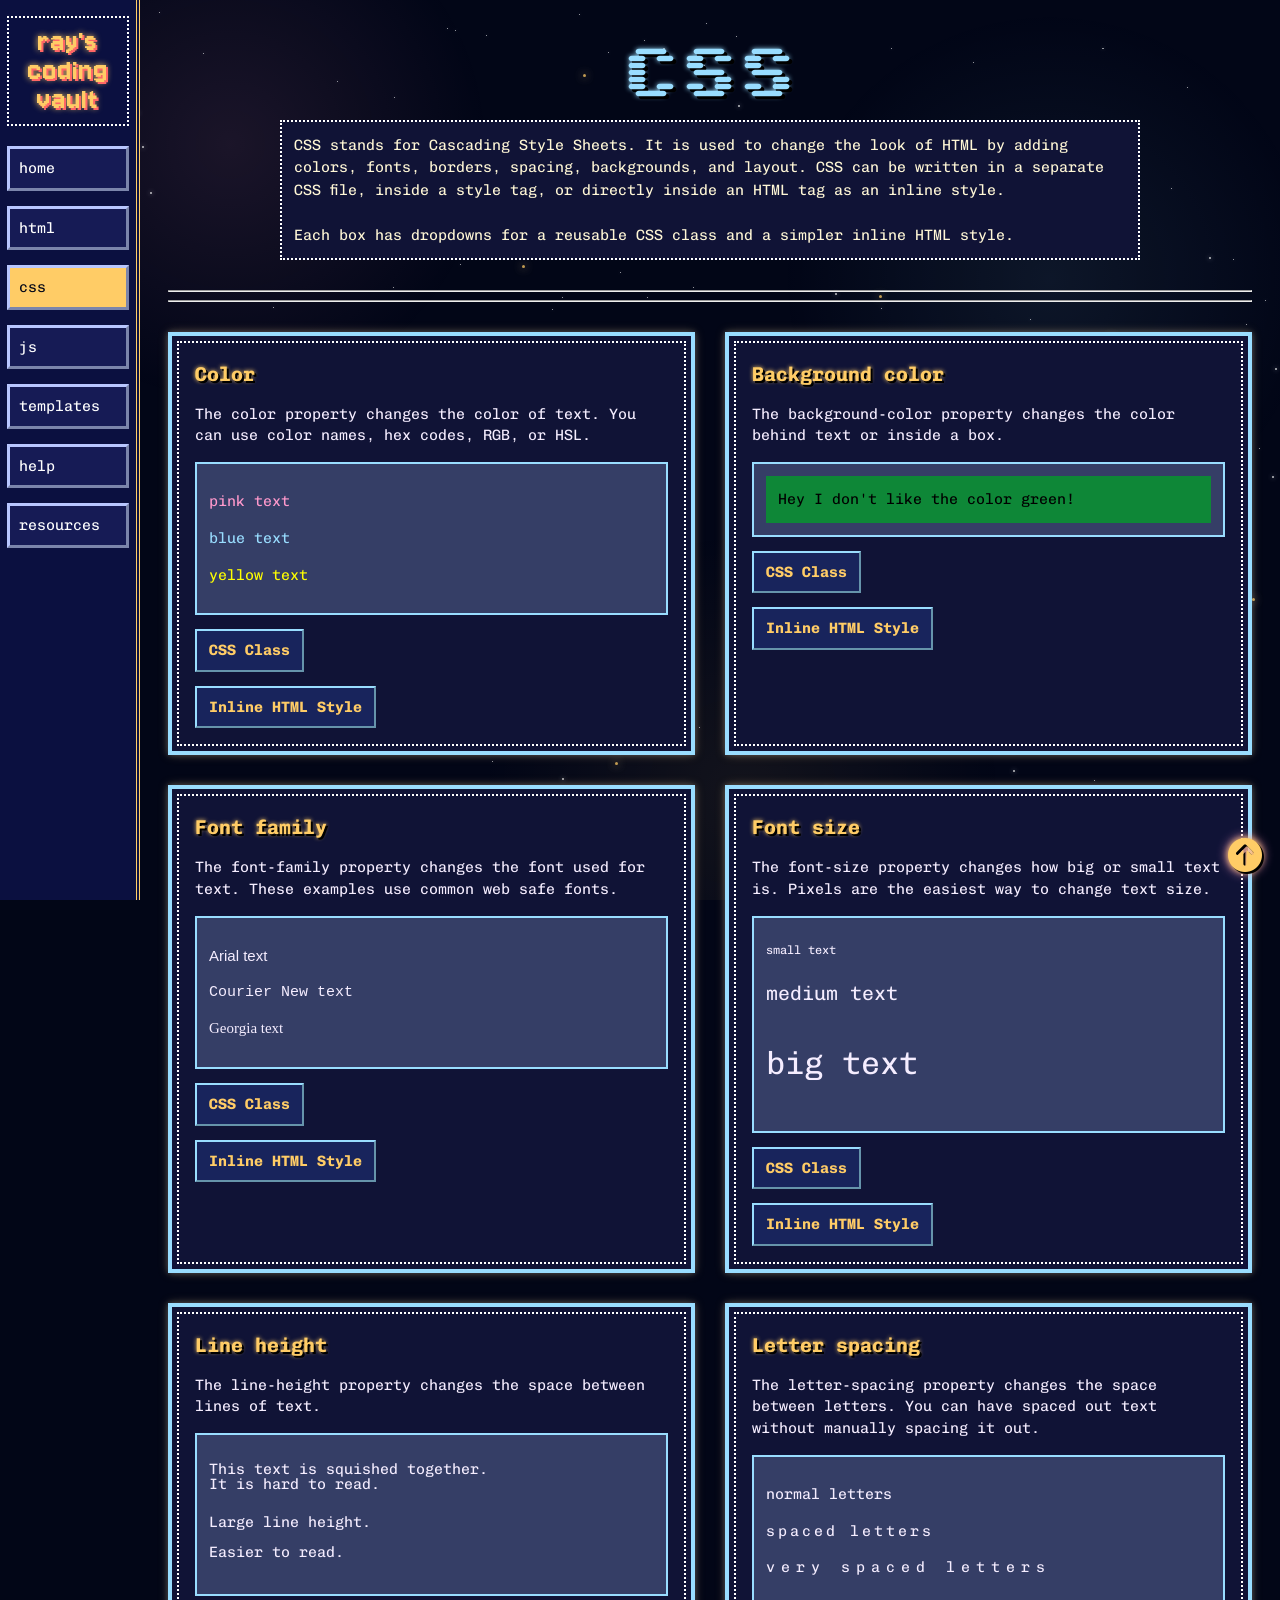
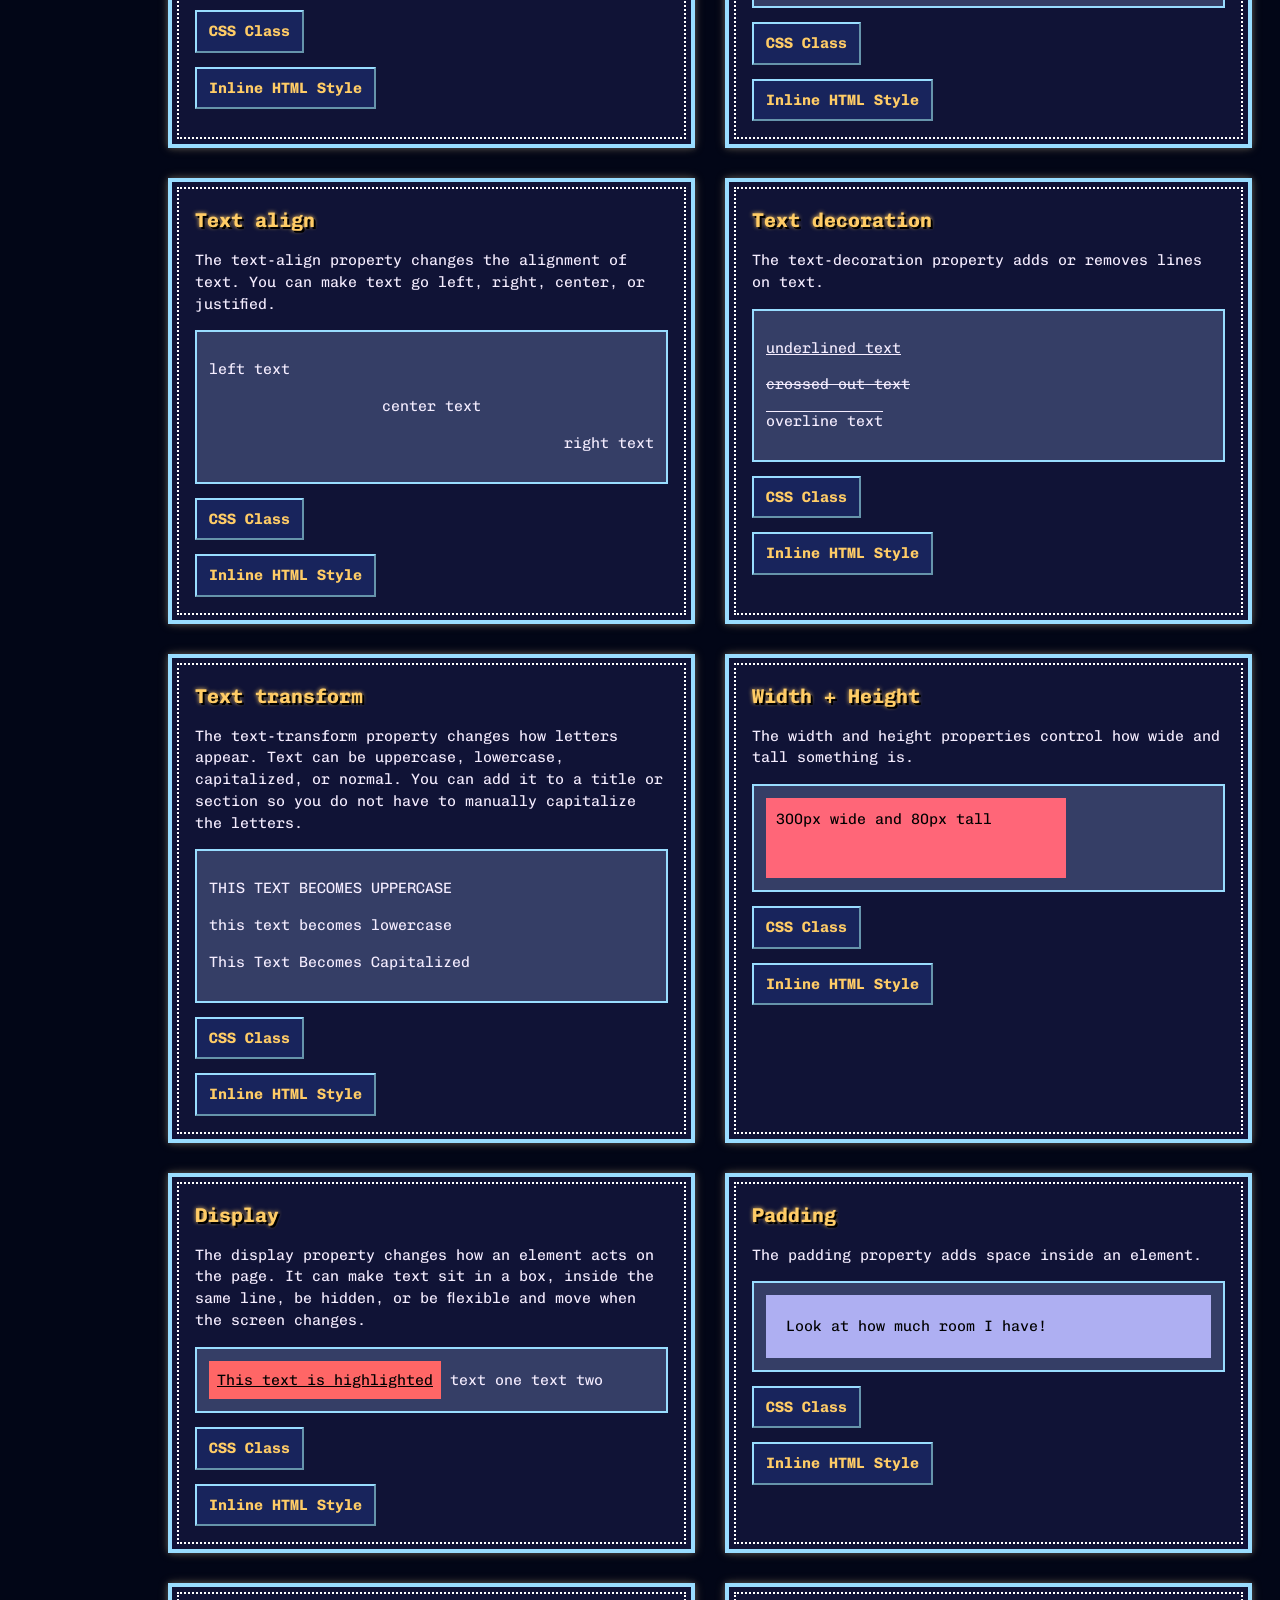
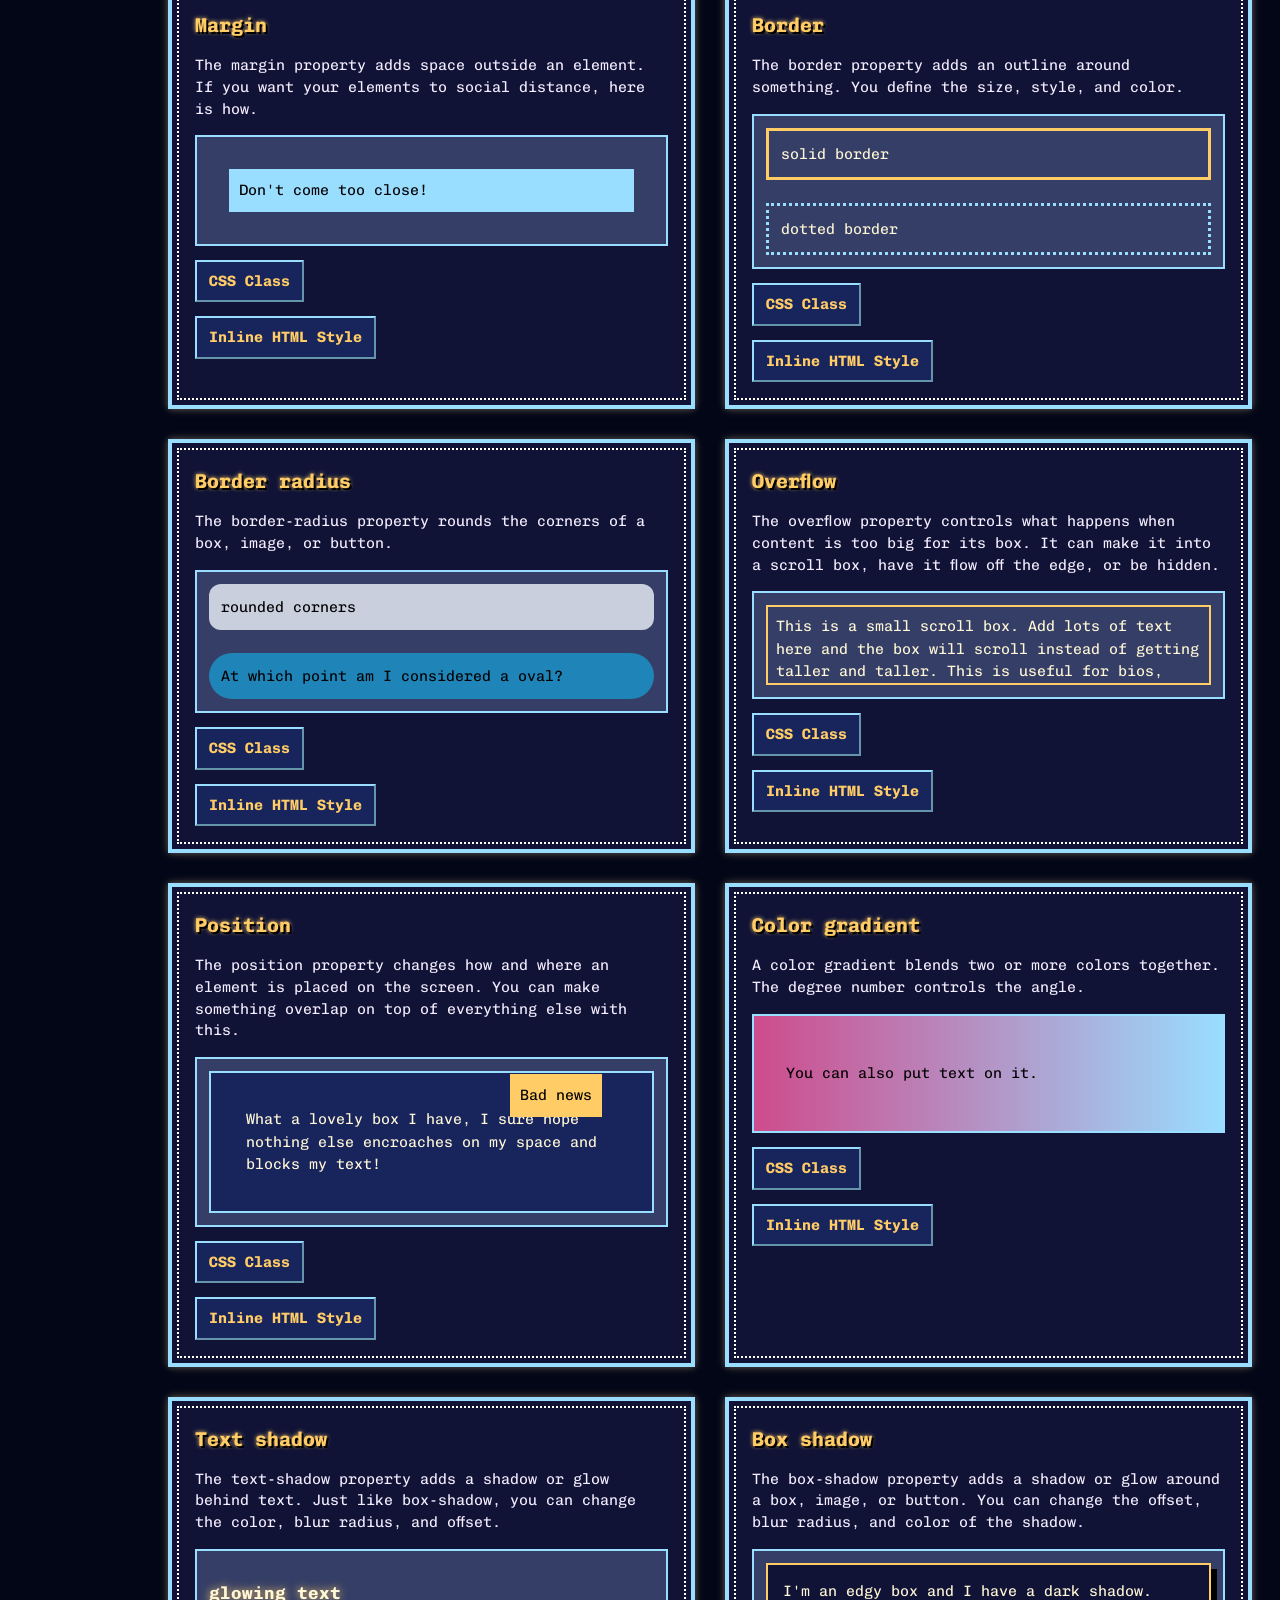
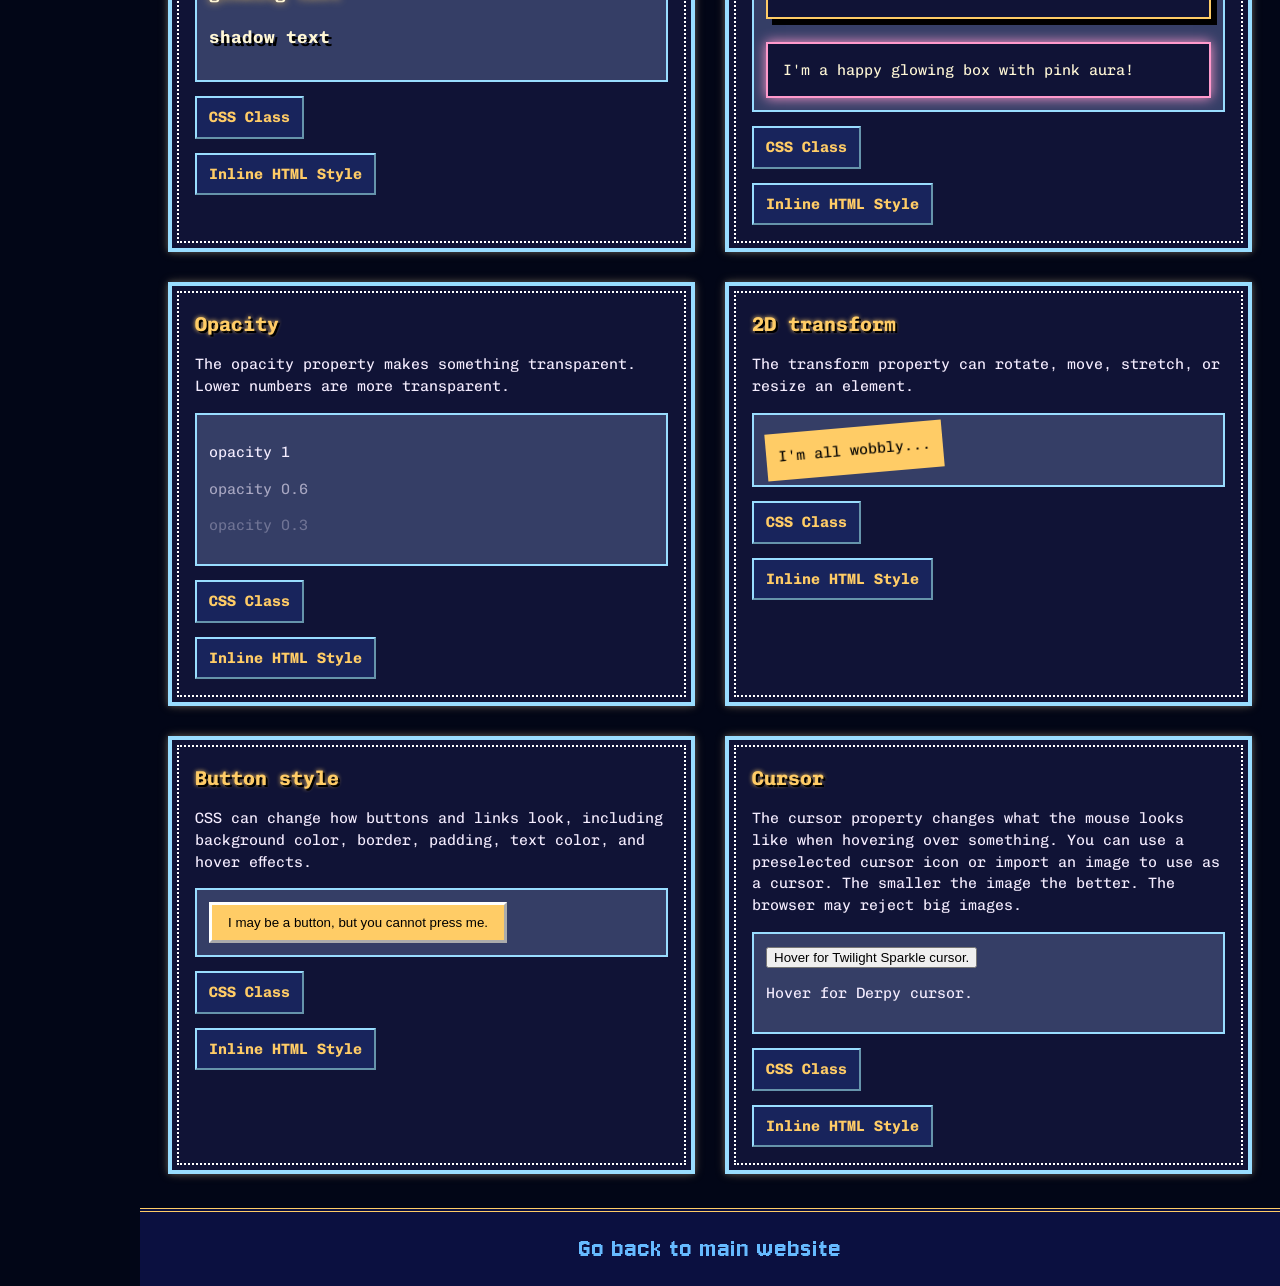
<file: css.html>
<!DOCTYPE html>
<html lang="en">
<head>
  <meta charset="UTF-8">
  <meta name="viewport" content="width=device-width, initial-scale=1.0">

  <link rel="icon" href="assets/raylogo-32.png" type="image/png">
  <link rel="apple-touch-icon" href="assets/raylogo-180.png">

  <title>Ray's Coding Vault</title>

  <meta name="keywords" content="HTML, CSS, JavaScript, coding resources, beginner coding, website templates, Toyhouse coding, Neocities coding, art fight, af, th, nc, coding tips, web design, front-end development, coding tutorials, coding examples, code snippets, web resources">
  <meta property="og:title" content="Ray's Coding Vault">
  <meta property="og:description" content="A simple coding resource website for HTML, CSS, JS, templates, and web resources.">
  <meta property="og:image" content="https://hanabihenki.github.io/resources/assets/Screenshot 2026-05-08 at 1.49.26 AM.png">
  <meta property="og:url" content="https://hanabihenki.github.io/resources/index.html">
  <meta property="og:type" content="website">

  <meta name="twitter:card" content="summary_large_image">
  <meta name="twitter:title" content="Ray's Coding Vault">
  <meta name="twitter:description" content="A coding resource website for HTML, CSS, JS, templates, and web resources.">
  <meta name="twitter:image" content="assets/Screenshot 2026-05-08 at 1.49.26 AM.png">

  <link rel="stylesheet" href="style.css">
  <link rel="stylesheet" href="https://cdnjs.cloudflare.com/ajax/libs/font-awesome/6.5.1/css/all.min.css">
</head>

<body id="top">
  <div id="star-field"></div>

  <aside class="side-nav">
    <div class="nav-title">Ray's<br>Coding<br>Vault</div>

    <nav>
      <a class="" href="index.html">home</a>
      <a class="" href="html.html">html</a>
      <a class="active" href="css.html">css</a>
      <a class="" href="js.html">js</a>
      <a class="" href="templates.html">templates</a>
            <a class="" href="help.html">help</a>

      <a class="" href="resources.html">resources</a>
    </nav>
  </aside>

  <div class="page-wrap">
    <main>
      <h1 class="page-title css-title">CSS</h1>

      <p class="intro">
        CSS stands for Cascading Style Sheets. It is used to change the look of HTML by adding colors, fonts, borders, spacing, backgrounds, and layout. CSS can be written in a separate CSS file, inside a style tag, or directly inside an HTML tag as an inline style.
        <br><br>
        Each box has dropdowns for a reusable CSS class and a simpler inline HTML style.
      </p>

      <hr><hr><br>

      <div class="card-grid">

        <article class="code-card css">
          <div class="inner-border">
            <h2>Color</h2>
            <p>The color property changes the color of text. You can use color names, hex codes, RGB, or HSL.</p>

            <div class="sample-image">
              <p style="color: #ff99cc;">pink text</p>
              <p style="color: #99ddff;">blue text</p>
              <p style="color: yellow;">yellow text</p>
            </div>

            <details class="code-details">
              <summary>CSS Class</summary>
              <button class="code-box" type="button">
                <span class="copy-note">click to copy</span>
                <pre><code>.colored-text {
  color: #ff99cc;
}

/* other ways to write colors */
.color-name {
  color: pink;
}

.rgb-color {
  color: rgb(255, 153, 204);
}

.hsl-color {
  color: hsl(330, 100%, 80%);
}</code></pre>
              </button>
            </details>

            <details class="code-details">
              <summary>Inline HTML Style</summary>
              <button class="code-box" type="button">
                <span class="copy-note">click to copy</span>
                <pre><code>&lt;p style=&quot;color: #ff99cc;&quot;&gt;
  Replace_with_your_text
&lt;/p&gt;</code></pre>
              </button>
            </details>
          </div>
        </article>

        <article class="code-card css">
          <div class="inner-border">
            <h2>Background color</h2>
            <p>The background-color property changes the color behind text or inside a box.</p>

            <div class="sample-image">
              <div style="background-color: #0e8737; color: black; padding: 12px;">
                Hey I don't like the color green!
              </div>
            </div>

            <details class="code-details">
              <summary>CSS Class</summary>
              <button class="code-box" type="button">
                <span class="copy-note">click to copy</span>
                <pre><code>.background-box {
  background-color: #ffcc66;
  color: black;
  padding: 12px;
}

/* other color examples */
.black-bg {
  background-color: black;
}

.pink-bg {
  background-color: pink;
}

.hex-bg {
  background-color: #101336;
}</code></pre>
              </button>
            </details>

            <details class="code-details">
              <summary>Inline HTML Style</summary>
              <button class="code-box" type="button">
                <span class="copy-note">click to copy</span>
                <pre><code>&lt;div style=&quot;background-color: #ffcc66; color: black; padding: 12px;&quot;&gt;
  Replace_with_your_text
&lt;/div&gt;</code></pre>
              </button>
            </details>
          </div>
        </article>

        <article class="code-card css">
          <div class="inner-border">
            <h2>Font family</h2>
            <p>The font-family property changes the font used for text. These examples use common web safe fonts.</p>

            <div class="sample-image">
              <p style="font-family: Arial, sans-serif;">Arial text</p>
              <p style="font-family: 'Courier New', monospace;">Courier New text</p>
              <p style="font-family: Georgia, serif;">Georgia text</p>
            </div>

            <details class="code-details">
              <summary>CSS Class</summary>
              <button class="code-box" type="button">
                <span class="copy-note">click to copy</span>
                <pre><code>.font-example {
  font-family: Arial, sans-serif;
}

/* common web safe fonts */
.arial {
  font-family: Arial, sans-serif;
}

.verdana {
  font-family: Verdana, sans-serif;
}

.tahoma {
  font-family: Tahoma, sans-serif;
}

.trebuchet {
  font-family: "Trebuchet MS", sans-serif;
}

.georgia {
  font-family: Georgia, serif;
}

.times {
  font-family: "Times New Roman", serif;
}

.courier {
  font-family: "Courier New", monospace;
}

.monospace {
  font-family: monospace;
}

.cursive {
  font-family: cursive;
}

.fantasy {
  font-family: fantasy;
}</code></pre>
              </button>
            </details>

            <details class="code-details">
              <summary>Inline HTML Style</summary>
              <button class="code-box" type="button">
                <span class="copy-note">click to copy</span>
                <pre><code>&lt;p style=&quot;font-family: 'Courier New', monospace;&quot;&gt;
  Replace_with_your_text
&lt;/p&gt;</code></pre>
              </button>
            </details>
          </div>
        </article>

        <article class="code-card css">
          <div class="inner-border">
            <h2>Font size</h2>
            <p>The font-size property changes how big or small text is. Pixels are the easiest way to change text size.</p>

            <div class="sample-image">
              <p style="font-size: 12px;">small text</p>
              <p style="font-size: 20px;">medium text</p>
              <p style="font-size: 32px;">big text</p>
            </div>

            <details class="code-details">
              <summary>CSS Class</summary>
              <button class="code-box" type="button">
                <span class="copy-note">click to copy</span>
                <pre><code>.small-text {
  font-size: 12px;
}

.medium-text {
  font-size: 20px;
}

.big-text {
  font-size: 32px;
}

/* common units */
.pixel-size {
  font-size: 20px;
}

.percent-size {
  font-size: 120%;
}

.em-size {
  font-size: 1.5em;
}</code></pre>
              </button>
            </details>

            <details class="code-details">
              <summary>Inline HTML Style</summary>
              <button class="code-box" type="button">
                <span class="copy-note">click to copy</span>
                <pre><code>&lt;p style=&quot;font-size: 20px;&quot;&gt;
  Replace_with_your_text
&lt;/p&gt;</code></pre>
              </button>
            </details>
          </div>
        </article>

        <article class="code-card css">
          <div class="inner-border">
            <h2>Line height</h2>
            <p>The line-height property changes the space between lines of text.</p>

            <div class="sample-image">
              <p style="line-height: 1;">
                This text is squished together.<br>
                It is hard to read.
              </p>

              <p style="line-height: 2;">
                Large line height.<br>
                Easier to read.
              </p>
            </div>

            <details class="code-details">
              <summary>CSS Class</summary>
              <button class="code-box" type="button">
                <span class="copy-note">click to copy</span>
                <pre><code>.tight-lines {
  line-height: 1;
}

.normal-lines {
  line-height: 1.5;
}

.spaced-lines {
  line-height: 2;
}

.pixel-line-height {
  line-height: 28px;
}</code></pre>
              </button>
            </details>

            <details class="code-details">
              <summary>Inline HTML Style</summary>
              <button class="code-box" type="button">
                <span class="copy-note">click to copy</span>
                <pre><code>&lt;p style=&quot;line-height: 1.8;&quot;&gt;
  Replace_with_your_text
&lt;/p&gt;</code></pre>
              </button>
            </details>
          </div>
        </article>

        <article class="code-card css">
          <div class="inner-border">
            <h2>Letter spacing</h2>
            <p>The letter-spacing property changes the space between letters. You can have spaced out text without manually spacing it out.</p>

            <div class="sample-image">
              <p style="letter-spacing: 0;">normal letters</p>
              <p style="letter-spacing: 3px;">spaced letters</p>
              <p style="letter-spacing: 6px;">very spaced letters</p>
            </div>

            <details class="code-details">
              <summary>CSS Class</summary>
              <button class="code-box" type="button">
                <span class="copy-note">click to copy</span>
                <pre><code>.normal-spacing {
  letter-spacing: 0;
}

.spaced-text {
  letter-spacing: 3px;
}

.very-spaced-text {
  letter-spacing: 6px;
}

.tight-text {
  letter-spacing: -1px;
}</code></pre>
              </button>
            </details>

            <details class="code-details">
              <summary>Inline HTML Style</summary>
              <button class="code-box" type="button">
                <span class="copy-note">click to copy</span>
                <pre><code>&lt;p style=&quot;letter-spacing: 3px;&quot;&gt;
  Replace_with_your_text
&lt;/p&gt;</code></pre>
              </button>
            </details>
          </div>
        </article>

        <article class="code-card css">
          <div class="inner-border">
            <h2>Text align</h2>
            <p>The text-align property changes the alignment of text. You can make text go left, right, center, or justified.</p>

            <div class="sample-image">
              <p style="text-align: left;">left text</p>
              <p style="text-align: center;">center text</p>
              <p style="text-align: right;">right text</p>
            </div>

            <details class="code-details">
              <summary>CSS Class</summary>
              <button class="code-box" type="button">
                <span class="copy-note">click to copy</span>
                <pre><code>.left-text {
  text-align: left;
}

.center-text {
  text-align: center;
}

.right-text {
  text-align: right;
}

.justify-text {
  text-align: justify;
}</code></pre>
              </button>
            </details>

            <details class="code-details">
              <summary>Inline HTML Style</summary>
              <button class="code-box" type="button">
                <span class="copy-note">click to copy</span>
                <pre><code>&lt;p style=&quot;text-align: center;&quot;&gt;
  Replace_with_your_text
&lt;/p&gt;</code></pre>
              </button>
            </details>
          </div>
        </article>

        <article class="code-card css">
          <div class="inner-border">
            <h2>Text decoration</h2>
            <p>The text-decoration property adds or removes lines on text.</p>

            <div class="sample-image">
              <p style="text-decoration: underline;">underlined text</p>
              <p style="text-decoration: line-through;">crossed out text</p>
              <p style="text-decoration: overline;">overline text</p>
            </div>

            <details class="code-details">
              <summary>CSS Class</summary>
              <button class="code-box" type="button">
                <span class="copy-note">click to copy</span>
                <pre><code>.underline-text {
  text-decoration: underline;
}

.crossed-text {
  text-decoration: line-through;
}

.overline-text {
  text-decoration: overline;
}

.no-underline-link {
  text-decoration: none;
}

.wavy-underline {
  text-decoration: underline wavy #ff99cc;
}</code></pre>
              </button>
            </details>

            <details class="code-details">
              <summary>Inline HTML Style</summary>
              <button class="code-box" type="button">
                <span class="copy-note">click to copy</span>
                <pre><code>&lt;p style=&quot;text-decoration: underline;&quot;&gt;
  Replace_with_your_text
&lt;/p&gt;</code></pre>
              </button>
            </details>
          </div>
        </article>

        <article class="code-card css">
          <div class="inner-border">
            <h2>Text transform</h2>
            <p>The text-transform property changes how letters appear. Text can be uppercase, lowercase, capitalized, or normal. You can add it to a title or section so you do not have to manually capitalize the letters.</p>

            <div class="sample-image">
              <p style="text-transform: uppercase;">this text becomes uppercase</p>
              <p style="text-transform: lowercase;">THIS TEXT BECOMES LOWERCASE</p>
              <p style="text-transform: capitalize;">this text becomes capitalized</p>
            </div>

            <details class="code-details">
              <summary>CSS Class</summary>
              <button class="code-box" type="button">
                <span class="copy-note">click to copy</span>
                <pre><code>.uppercase-text {
  text-transform: uppercase;
}

.lowercase-text {
  text-transform: lowercase;
}

.capitalized-text {
  text-transform: capitalize;
}

.normal-text {
  text-transform: none;
}</code></pre>
              </button>
            </details>

            <details class="code-details">
              <summary>Inline HTML Style</summary>
              <button class="code-box" type="button">
                <span class="copy-note">click to copy</span>
                <pre><code>&lt;p style=&quot;text-transform: uppercase;&quot;&gt;
  Replace_with_your_text
&lt;/p&gt;

&lt;p style=&quot;text-transform: lowercase;&quot;&gt;
  Replace_with_your_text
&lt;/p&gt;

&lt;p style=&quot;text-transform: capitalize;&quot;&gt;
  Replace_with_your_text
&lt;/p&gt;</code></pre>
              </button>
            </details>
          </div>
        </article>

        <article class="code-card css">
          <div class="inner-border">
            <h2>Width + Height</h2>
            <p>The width and height properties control how wide and tall something is.</p>

            <div class="sample-image">
              <div style="background: #ff6678; color: black; width: 300px; height: 80px; padding: 10px;">
                300px wide and 80px tall
              </div>
            </div>

            <details class="code-details">
              <summary>CSS Class</summary>
              <button class="code-box" type="button">
                <span class="copy-note">click to copy</span>
                <pre><code>.sized-box {
  width: 200px;
  height: 80px;
}

/* common width and height options */
.full-width {
  width: 100%;
}

.half-width {
  width: 50%;
}

.auto-width {
  width: auto;
}

.max-width-box {
  max-width: 600px;
}

.min-height-box {
  min-height: 200px;
}</code></pre>
              </button>
            </details>

            <details class="code-details">
              <summary>Inline HTML Style</summary>
              <button class="code-box" type="button">
                <span class="copy-note">click to copy</span>
                <pre><code>&lt;div style=&quot;width: 200px; height: 80px;&quot;&gt;
  Replace_with_your_text
&lt;/div&gt;</code></pre>
              </button>
            </details>
          </div>
        </article>

        <article class="code-card css">
          <div class="inner-border">
            <h2>Display</h2>
            <p>The display property changes how an element acts on the page. It can make text sit in a box, inside the same line, be hidden, or be flexible and move when the screen changes.</p>

            <div class="sample-image">
              <a href="#" style="display: inline-block; background: #ff6666; color: black; padding: 8px;">This text is highlighted</a>
              <p style="display: inline;"> text one</p>
              <p style="display: inline;"> text two</p>
            </div>

            <details class="code-details">
              <summary>CSS Class</summary>
              <button class="code-box" type="button">
                <span class="copy-note">click to copy</span>
                <pre><code>.block-example {
  display: block;
}

.inline-example {
  display: inline;
}

.inline-block-example {
  display: inline-block;
}

.hidden-example {
  display: none;
}

.flex-example {
  display: flex;
  gap: 10px;
}</code></pre>
              </button>
            </details>

            <details class="code-details">
              <summary>Inline HTML Style</summary>
              <button class="code-box" type="button">
                <span class="copy-note">click to copy</span>
                <pre><code>&lt;a href=&quot;#&quot; style=&quot;display: inline-block;&quot;&gt;
  Replace_with_your_text
&lt;/a&gt;</code></pre>
              </button>
            </details>
          </div>
        </article>

        <article class="code-card css">
          <div class="inner-border">
            <h2>Padding</h2>
            <p>The padding property adds space inside an element.</p>

            <div class="sample-image">
              <div style="background: #aeaff2; color: black; padding: 20px;">
                Look at how much room I have!
              </div>
            </div>

            <details class="code-details">
              <summary>CSS Class</summary>
              <button class="code-box" type="button">
                <span class="copy-note">click to copy</span>
                <pre><code>.padding-box {
  padding: 20px;
}

/* different padding sides */
.padding-top {
  padding-top: 20px;
}

.padding-right {
  padding-right: 20px;
}

.padding-bottom {
  padding-bottom: 20px;
}

.padding-left {
  padding-left: 20px;
}

/* top/right/bottom/left */
.custom-padding {
  padding: 10px 20px 30px 40px;
}</code></pre>
              </button>
            </details>

            <details class="code-details">
              <summary>Inline HTML Style</summary>
              <button class="code-box" type="button">
                <span class="copy-note">click to copy</span>
                <pre><code>&lt;div style=&quot;padding: 20px;&quot;&gt;
  Replace_with_your_text
&lt;/div&gt;</code></pre>
              </button>
            </details>
          </div>
        </article>

        <article class="code-card css">
          <div class="inner-border">
            <h2>Margin</h2>
            <p>The margin property adds space outside an element. If you want your elements to social distance, here is how.</p>

            <div class="sample-image">
              <div style="background: #99ddff; color: black; padding: 10px; margin: 20px;">
                Don't come too close!
              </div>
            </div>

            <details class="code-details">
              <summary>CSS Class</summary>
              <button class="code-box" type="button">
                <span class="copy-note">click to copy</span>
                <pre><code>.margin-box {
  margin: 20px;
}

/* different margin sides */
.margin-top {
  margin-top: 20px;
}

.margin-right {
  margin-right: 20px;
}

.margin-bottom {
  margin-bottom: 20px;
}

.margin-left {
  margin-left: 20px;
}

/* centers block elements */
.center-box {
  margin: 0 auto;
}</code></pre>
              </button>
            </details>

            <details class="code-details">
              <summary>Inline HTML Style</summary>
              <button class="code-box" type="button">
                <span class="copy-note">click to copy</span>
                <pre><code>&lt;div style=&quot;margin: 20px;&quot;&gt;
  Replace_with_your_text
&lt;/div&gt;</code></pre>
              </button>
            </details>
          </div>
        </article>

        <article class="code-card css">
          <div class="inner-border">
            <h2>Border</h2>
            <p>The border property adds an outline around something. You define the size, style, and color.</p>

            <div class="sample-image">
              <div style="border: 3px solid #ffcc66; padding: 12px;">
                solid border
              </div>
              <br>
              <div style="border: 3px dotted #99ddff; padding: 12px;">
                dotted border
              </div>
            </div>

            <details class="code-details">
              <summary>CSS Class</summary>
              <button class="code-box" type="button">
                <span class="copy-note">click to copy</span>
                <pre><code>.border-box {
  border: 3px solid white;
  padding: 12px;
}

/* border styles */
.border-none {
  border: 3px none white;
}

.border-solid {
  border: 3px solid white;
}

.border-dotted {
  border: 3px dotted white;
}

.border-dashed {
  border: 3px dashed white;
}

.border-double {
  border: 3px double white;
}

.border-groove {
  border: 3px groove white;
}

.border-ridge {
  border: 3px ridge white;
}

.border-inset {
  border: 3px inset white;
}

.border-outset {
  border: 3px outset white;
}</code></pre>
              </button>
            </details>

            <details class="code-details">
              <summary>Inline HTML Style</summary>
              <button class="code-box" type="button">
                <span class="copy-note">click to copy</span>
                <pre><code>&lt;div style=&quot;border: 3px solid white; padding: 12px;&quot;&gt;
  Replace_with_your_text
&lt;/div&gt;</code></pre>
              </button>
            </details>
          </div>
        </article>

        <article class="code-card css">
          <div class="inner-border">
            <h2>Border radius</h2>
            <p>The border-radius property rounds the corners of a box, image, or button.</p>

            <div class="sample-image">
              <div style="background: #cacfde; color: black; padding: 12px; border-radius: 12px;">
                rounded corners
              </div>
              <br>
              <div style="background: #1f84b7; color: black; padding: 12px; border-radius: 50px;">
                At which point am I considered a oval?
              </div>
            </div>

            <details class="code-details">
              <summary>CSS Class</summary>
              <button class="code-box" type="button">
                <span class="copy-note">click to copy</span>
                <pre><code>.rounded-box {
  border-radius: 12px;
}

.very-rounded-box {
  border-radius: 50px;
}

/* circle shape works best on square images or boxes */
.circle {
  border-radius: 50%;
}</code></pre>
              </button>
            </details>

            <details class="code-details">
              <summary>Inline HTML Style</summary>
              <button class="code-box" type="button">
                <span class="copy-note">click to copy</span>
                <pre><code>&lt;div style=&quot;border-radius: 12px;&quot;&gt;
  Replace_with_your_text
&lt;/div&gt;</code></pre>
              </button>
            </details>
          </div>
        </article>

        <article class="code-card css">
          <div class="inner-border">
            <h2>Overflow</h2>
            <p>The overflow property controls what happens when content is too big for its box. It can make it into a scroll box, have it flow off the edge, or be hidden.</p>

            <div class="sample-image">
              <div style="height: 80px; overflow: auto; border: 2px solid #ffcc66; padding: 8px;">
                This is a small scroll box. Add lots of text here and the box will scroll instead of getting taller and taller. This is useful for bios, terms of service boxes, updates, or long notes.
              </div>
            </div>

            <details class="code-details">
              <summary>CSS Class</summary>
              <button class="code-box" type="button">
                <span class="copy-note">click to copy</span>
                <pre><code>.scroll-box {
  height: 100px;
  overflow: auto;
}

.hidden-overflow {
  overflow: hidden;
}

.visible-overflow {
  overflow: visible;
}

.horizontal-scroll {
  overflow-x: auto;
}

.vertical-scroll {
  overflow-y: auto;
}</code></pre>
              </button>
            </details>

            <details class="code-details">
              <summary>Inline HTML Style</summary>
              <button class="code-box" type="button">
                <span class="copy-note">click to copy</span>
                <pre><code>&lt;div style=&quot;height: 100px; overflow: auto;&quot;&gt;
  Replace_with_your_text
&lt;/div&gt;</code></pre>
              </button>
            </details>
          </div>
        </article>

        <article class="code-card css">
          <div class="inner-border">
            <h2>Position</h2>
            <p>The position property changes how and where an element is placed on the screen. You can make something overlap on top of everything else with this.</p>

            <div class="sample-image">
              <div style="position: relative; background: #18245c; padding: 35px; border: 2px solid #99ddff;">
                What a lovely box I have, I sure hope nothing else encroaches on my space and blocks my text!
                <span style="position: absolute; top: 1px; right: 50px; background: #ffcc66; color: black; padding: 10px;">
                  Bad news
                </span>
              </div>
            </div>

            <details class="code-details">
              <summary>CSS Class</summary>
              <button class="code-box" type="button">
                <span class="copy-note">click to copy</span>
                <pre><code>.relative-box {
  position: relative;
}

.corner-label {
  position: absolute;
  top: 5px;
  right: 5px;
}

.fixed-button {
  position: fixed;
  right: 20px;
  bottom: 20px;
}

.sticky-title {
  position: sticky;
  top: 0;
}</code></pre>
              </button>
            </details>

            <details class="code-details">
              <summary>Inline HTML Style</summary>
              <button class="code-box" type="button">
                <span class="copy-note">click to copy</span>
                <pre><code>&lt;div style=&quot;position: relative;&quot;&gt;
  Replace_with_your_text
&lt;/div&gt;</code></pre>
              </button>
            </details>
          </div>
        </article>

        <article class="code-card css">
          <div class="inner-border">
            <h2>Color gradient</h2>
            <p>A color gradient blends two or more colors together. The degree number controls the angle.</p>

            <div class="sample-image" style="background: linear-gradient(90deg, #ce4c8d, #99ddff); min-height: 80px;">
              <p style="padding: 20px; color: black;">You can also put text on it.</p>
            </div>

            <details class="code-details">
              <summary>CSS Class</summary>
              <button class="code-box" type="button">
                <span class="copy-note">click to copy</span>
                <pre><code>.gradient-box {
  background: linear-gradient(90deg, #ce4c8d, #99ddff);
}

/* other gradient directions */
.gradient-sideways {
  background: linear-gradient(90deg, #ce4c8d, #99ddff);
}

.gradient-up-down {
  background: linear-gradient(180deg, #ce4c8d, #99ddff);
}

.gradient-corner {
  background: linear-gradient(45deg, #ce4c8d, #99ddff);
}

.radial-gradient {
  background: radial-gradient(circle, #ce4c8d, #99ddff);
}</code></pre>
              </button>
            </details>

            <details class="code-details">
              <summary>Inline HTML Style</summary>
              <button class="code-box" type="button">
                <span class="copy-note">click to copy</span>
                <pre><code>&lt;div style=&quot;background: linear-gradient(90deg, #ce4c8d, #99ddff); padding: 20px; color: black;&quot;&gt;
  Replace_with_your_text
&lt;/div&gt;</code></pre>
              </button>
            </details>
          </div>
        </article>

        <article class="code-card css">
          <div class="inner-border">
            <h2>Text shadow</h2>
            <p>The text-shadow property adds a shadow or glow behind text. Just like box-shadow, you can change the color, blur radius, and offset.</p>

            <div class="sample-image">
              <h3 style="text-shadow: 0 0 8px #ffcc66;">glowing text</h3>
              <h3 style="text-shadow: 3px 3px #000000;">shadow text</h3>
            </div>

            <details class="code-details">
              <summary>CSS Class</summary>
              <button class="code-box" type="button">
                <span class="copy-note">click to copy</span>
                <pre><code>.glow-text {
  text-shadow: 0 0 8px #ffcc66;
}

.shadow-text {
  text-shadow: 3px 3px #000000;
}

.multiple-shadow-text {
  text-shadow: 2px 2px #000000, 0 0 8px #ffcc66;
}</code></pre>
              </button>
            </details>

            <details class="code-details">
              <summary>Inline HTML Style</summary>
              <button class="code-box" type="button">
                <span class="copy-note">click to copy</span>
                <pre><code>&lt;h3 style=&quot;text-shadow: 0 0 8px #ffcc66;&quot;&gt;
  Replace_with_your_text
&lt;/h3&gt;

&lt;h3 style=&quot;text-shadow: 3px 3px #000000;&quot;&gt;
  Replace_with_your_text
&lt;/h3&gt;</code></pre>
              </button>
            </details>
          </div>
        </article>

        <article class="code-card css">
          <div class="inner-border">
            <h2>Box shadow</h2>
            <p>The box-shadow property adds a shadow or glow around a box, image, or button. You can change the offset, blur radius, and color of the shadow.</p>

            <div class="sample-image">
              <div style="background: #101336; border: 2px solid #ffcc66; padding: 15px; box-shadow: 6px 6px 0 #000000;">
                I'm an edgy box and I have a dark shadow.
              </div>
              <br>
              <div style="background: #101336; border: 2px solid #ff99cc; padding: 15px; box-shadow: 0 0 12px #ff99cc;">
                I'm a happy glowing box with pink aura!
              </div>
            </div>

            <details class="code-details">
              <summary>CSS Class</summary>
              <button class="code-box" type="button">
                <span class="copy-note">click to copy</span>
                <pre><code>.shadow-box {
  box-shadow: 6px 6px 0 #000000;
}

.glow-box {
  box-shadow: 0 0 12px #ff99cc;
}

.soft-shadow-box {
  box-shadow: 0 4px 12px rgba(0, 0, 0, 0.5);
}

.multiple-shadow-box {
  box-shadow: 4px 4px 0 #000000, 0 0 12px #ffcc66;
}</code></pre>
              </button>
            </details>

            <details class="code-details">
              <summary>Inline HTML Style</summary>
              <button class="code-box" type="button">
                <span class="copy-note">click to copy</span>
                <pre><code>&lt;div style=&quot;box-shadow: 6px 6px 0 #000000;&quot;&gt;
  Replace_with_your_text
&lt;/div&gt;</code></pre>
              </button>
            </details>
          </div>
        </article>

        <article class="code-card css">
          <div class="inner-border">
            <h2>Opacity</h2>
            <p>The opacity property makes something transparent. Lower numbers are more transparent.</p>

            <div class="sample-image">
              <p style="opacity: 1;">opacity 1</p>
              <p style="opacity: 0.6;">opacity 0.6</p>
              <p style="opacity: 0.3;">opacity 0.3</p>
            </div>

            <details class="code-details">
              <summary>CSS Class</summary>
              <button class="code-box" type="button">
                <span class="copy-note">click to copy</span>
                <pre><code>.fully-visible {
  opacity: 1;
}

.faded {
  opacity: 0.6;
}

.ghost {
  opacity: 0.3;
}

.invisible {
  opacity: 0;
}</code></pre>
              </button>
            </details>

            <details class="code-details">
              <summary>Inline HTML Style</summary>
              <button class="code-box" type="button">
                <span class="copy-note">click to copy</span>
                <pre><code>&lt;p style=&quot;opacity: 0.6;&quot;&gt;
  Replace_with_your_text
&lt;/p&gt;</code></pre>
              </button>
            </details>
          </div>
        </article>

        <article class="code-card css">
          <div class="inner-border">
            <h2>2D transform</h2>
            <p>The transform property can rotate, move, stretch, or resize an element.</p>

            <div class="sample-image">
              <div style="background: #ffcc66; color: black; padding: 12px; display: inline-block; transform: rotate(-5deg);">
                I'm all wobbly...
              </div>
            </div>

            <details class="code-details">
              <summary>CSS Class</summary>
              <button class="code-box" type="button">
                <span class="copy-note">click to copy</span>
                <pre><code>.tilted-box {
  background: #ffcc66;
  color: black;
  padding: 12px;
  display: inline-block;
  transform: rotate(-5deg);
}

/* other transform examples */
.moved-box {
  transform: translate(20px, 10px);
}

.bigger-box {
  transform: scale(1.2);
}

.skewed-box {
  transform: skew(10deg);
}</code></pre>
              </button>
            </details>

            <details class="code-details">
              <summary>Inline HTML Style</summary>
              <button class="code-box" type="button">
                <span class="copy-note">click to copy</span>
                <pre><code>&lt;div style=&quot;background: #ffcc66; color: black; padding: 12px; display: inline-block; transform: rotate(-5deg);&quot;&gt;
  Replace_with_your_text
&lt;/div&gt;</code></pre>
              </button>
            </details>
          </div>
        </article>

        <article class="code-card css">
          <div class="inner-border">
            <h2>Button style</h2>
            <p>CSS can change how buttons and links look, including background color, border, padding, text color, and hover effects.</p>

            <div class="sample-image">
              <button style="background: #ffcc66; color: black; border: 3px outset white; padding: 10px 16px;">
                I may be a button, but you cannot press me.
              </button>
            </div>

            <details class="code-details">
              <summary>CSS Class</summary>
              <button class="code-box" type="button">
                <span class="copy-note">click to copy</span>
                <pre><code>.button-style {
  background: #ffcc66;
  color: black;
  border: 3px outset white;
  padding: 10px 16px;
  text-decoration: none;
}

.button-style:hover {
  background: #ff99cc;
}</code></pre>
              </button>
            </details>

            <details class="code-details">
              <summary>Inline HTML Style</summary>
              <button class="code-box" type="button">
                <span class="copy-note">click to copy</span>
                <pre><code>&lt;button style=&quot;background: #ffcc66; color: black; border: 3px outset white; padding: 10px 16px;&quot;&gt;
  Replace_with_your_text
&lt;/button&gt;</code></pre>
              </button>
            </details>
          </div>
        </article>

        <article class="code-card css">
          <div class="inner-border">
            <h2>Cursor</h2>
            <p>The cursor property changes what the mouse looks like when hovering over something. You can use a preselected cursor icon or import an image to use as a cursor. The smaller the image the better. The browser may reject big images.</p>

            <div class="sample-image">
              <button style="cursor: url('https://www.rw-designer.com/cursor-view/109787.png') 16 16, auto;">
                Hover for Twilight Sparkle cursor.
              </button>

              <p style="cursor: url('https://www.rw-designer.com/cursor-view/109712.png') 16 16, auto;">
                Hover for Derpy cursor.
              </p>
            </div>

            <details class="code-details">
              <summary>CSS Class</summary>
              <button class="code-box" type="button">
                <span class="copy-note">click to copy</span>
                <pre><code>.pointer-cursor {
  cursor: pointer;
}

.help-cursor {
  cursor: help;
}

.move-cursor {
  cursor: move;
}

.text-cursor {
  cursor: text;
}

.custom-cursor {
  cursor: url("https://www.rw-designer.com/cursor-view/109787.png") 16 16, auto;
}</code></pre>
              </button>
            </details>

            <details class="code-details">
              <summary>Inline HTML Style</summary>
              <button class="code-box" type="button">
                <span class="copy-note">click to copy</span>
                <pre><code>&lt;button style=&quot;cursor: url('https://www.rw-designer.com/cursor-view/109787.png') 16 16, auto;&quot;&gt;
  Replace_with_your_text
&lt;/button&gt;</code></pre>
              </button>
            </details>
          </div>
        </article>

      </div>
    </main>

    <footer>
      <a href="https://hanabihenki.github.io/site/index.html">Go back to main website</a>
    </footer>
  </div>

  <a class="back-to-top" href="#top" title="Back to top">
    <i class="fa-solid fa-circle-arrow-up"></i>
  </a>

  <script src="script.js"></script>
</body>
</html>
</file>
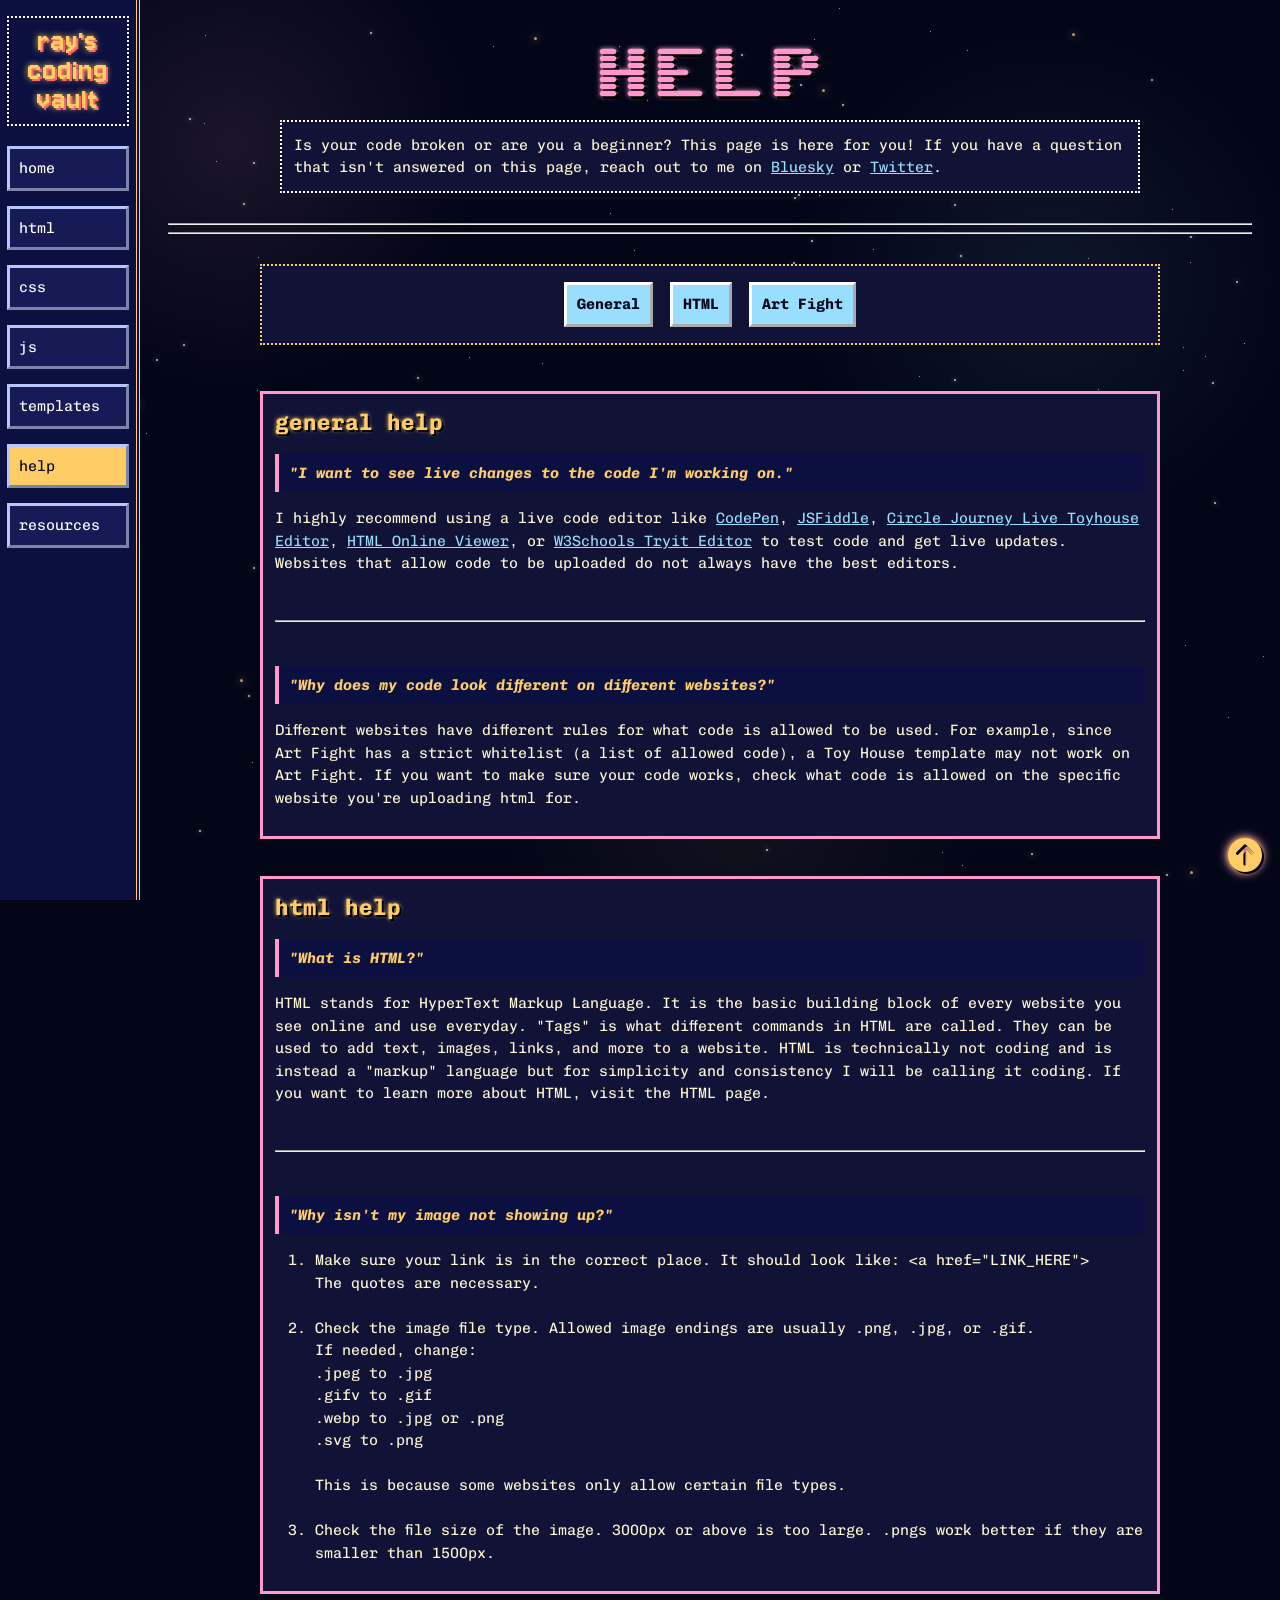
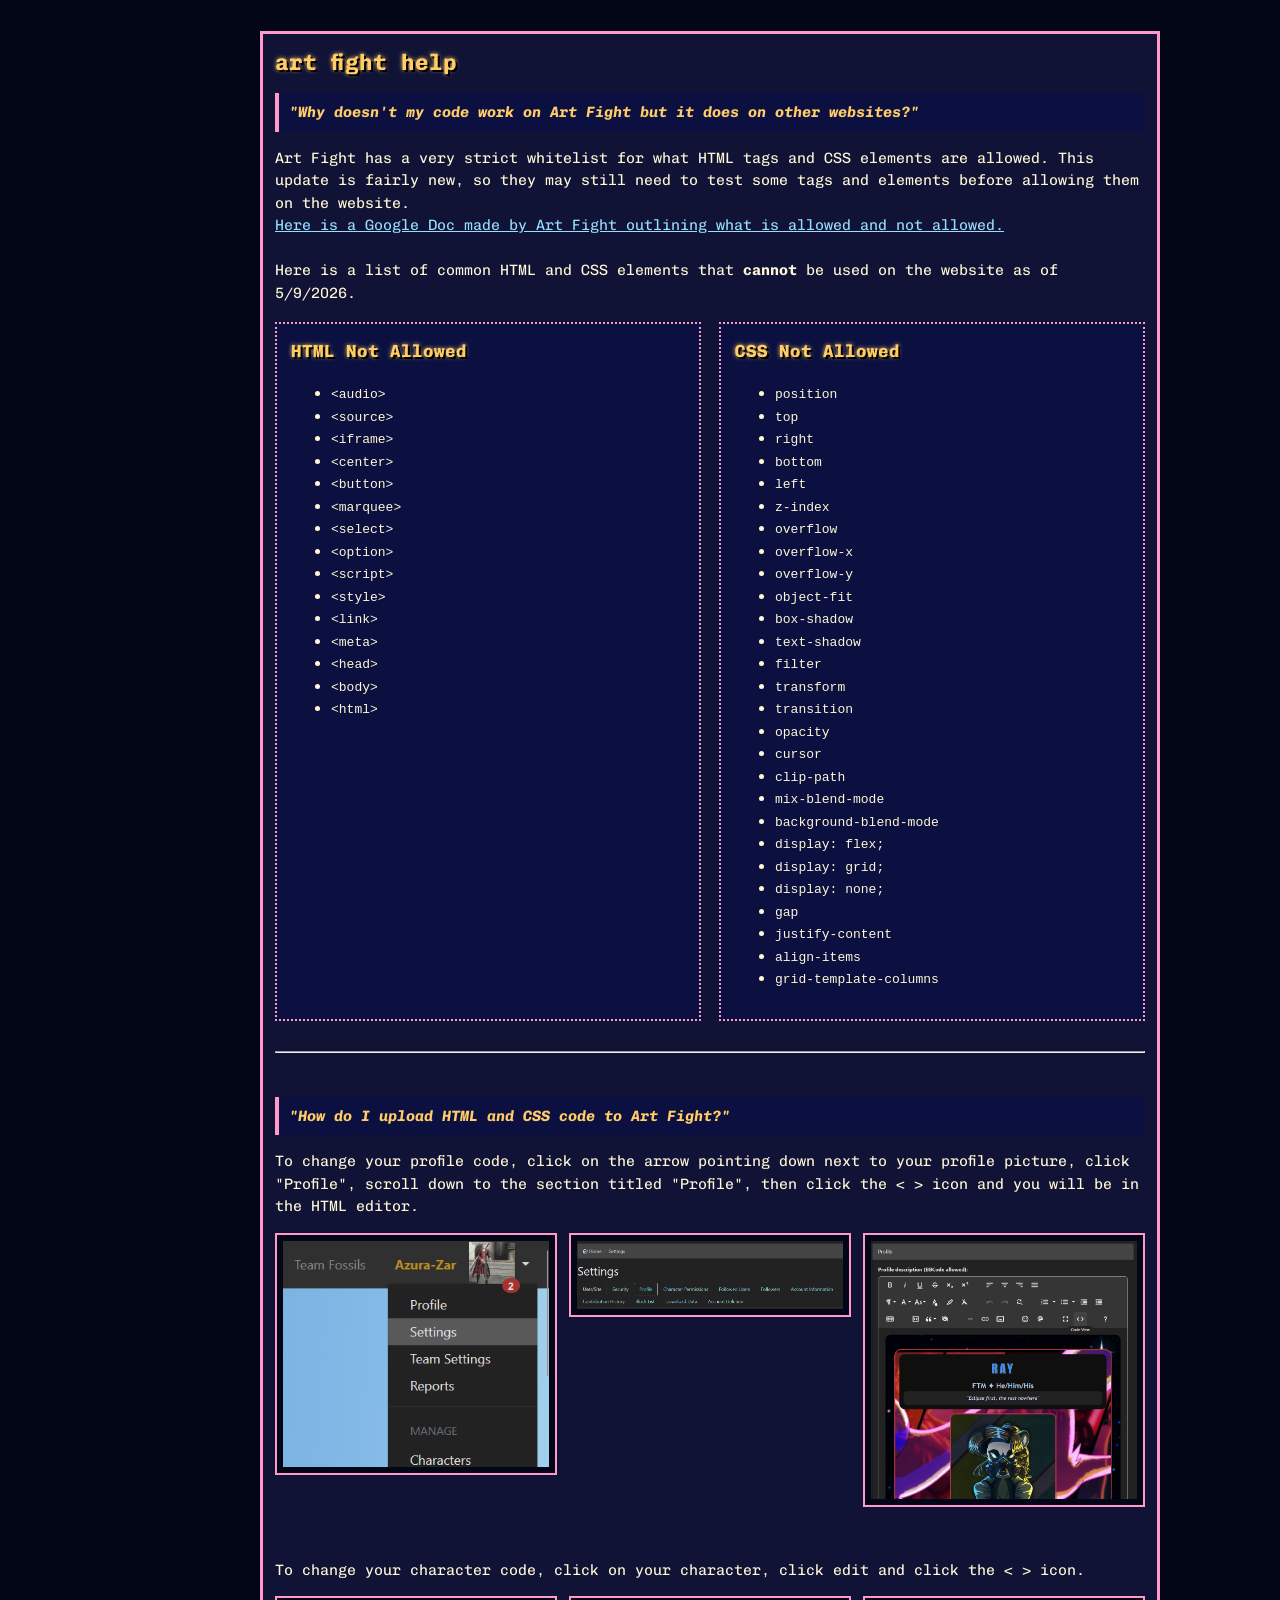
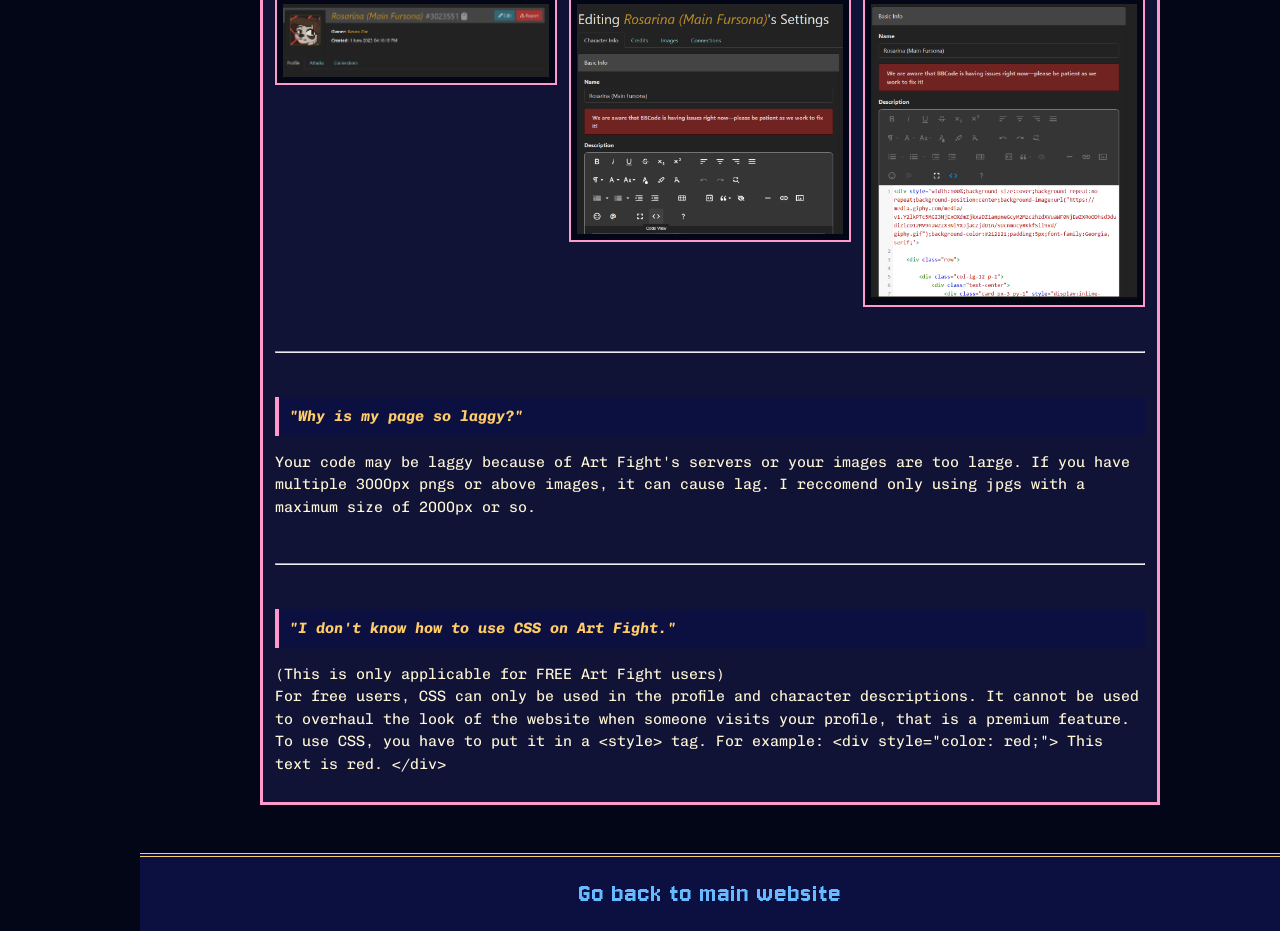
<file: help.html>
<!DOCTYPE html>
<html lang="en">
<head>
  <meta charset="UTF-8">
  <meta name="viewport" content="width=device-width, initial-scale=1.0">

  <link rel="icon" href="assets/raylogo-32.png" type="image/png">
  <link rel="apple-touch-icon" href="assets/raylogo-180.png">

  <title>Ray's Coding Vault</title>

  <meta name="keywords" content="HTML, CSS, JavaScript, coding resources, beginner coding, website templates, Toyhouse coding, Neocities coding, art fight, af, th, nc, coding tips, web design, front-end development, coding tutorials, coding examples, code snippets, web resources">

  <meta property="og:title" content="Ray's Coding Vault">
  <meta property="og:description" content="A simple coding resource website for HTML, CSS, JS, templates, and web resources.">
  <meta property="og:image" content="assets/Screenshot 2026-05-08 at 1.49.26 AM.png">
  <meta property="og:url" content="https://hanabihenki.github.io/resources/index.html">
  <meta property="og:type" content="website">

  <meta name="twitter:card" content="summary_large_image">
  <meta name="twitter:title" content="Ray's Coding Vault">
  <meta name="twitter:description" content="A coding resource website for HTML, CSS, JS, templates, and web resources.">
  <meta name="twitter:image" content="assets/Screenshot 2026-05-08 at 1.49.26 AM.png">

  <link rel="stylesheet" href="style.css">
  <link rel="stylesheet" href="https://cdnjs.cloudflare.com/ajax/libs/font-awesome/6.5.1/css/all.min.css">

  <style>
    .help-title {
      color: #ff99cc;
    }

    .help-box {
      border-color: #ff99cc;
    }

.help-box h2,
.help-box h3 {
  color: #ffcc66;
  text-shadow:
    2px 2px #000000,
    0 0 4px #ffcc66;
}

    .help-mini-box {
      background: #0b1040;
      border: 2px dotted #ff99cc;
      padding: 14px;
    }

    .help-question {
      display: block;
      color: #ffcc66;
      background: #0b1040;
      border-left: 4px solid #ff99cc;
      padding: 8px 10px;
      margin: 14px 0 10px;
      font-style: italic;
      font-weight: bold;
      line-height: 1.5;
    }

    .help-image-row {
      display: grid;
      grid-template-columns: repeat(3, 1fr);
      gap: 12px;
      margin: 14px 0;
    }

    .help-image-row img {
      width: 100%;
      border: 2px solid #ff99cc;
      background: #020617;
      padding: 6px;
    }

    @media (max-width: 700px) {
      .help-two-columns,
      .help-image-row {
        grid-template-columns: 1fr !important;
      }
    }
  </style>
</head>

<body id="top">
  <div id="star-field"></div>

  <aside class="side-nav">
    <div class="nav-title">Ray's<br>Coding<br>Vault</div>

    <nav>
      <a class="" href="index.html">home</a>
      <a class="" href="html.html">html</a>
      <a class="" href="css.html">css</a>
      <a class="" href="js.html">js</a>
      <a class="" href="templates.html">templates</a>
      <a class="active" href="help.html">help</a>
      <a class="" href="resources.html">resources</a>
    </nav>
  </aside>

  <div class="page-wrap">
    <main>
      <h1 class="page-title help-title">help</h1>

      <p class="intro">
        Is your code broken or are you a beginner? This page is here for you! If you have a question that isn't answered on this page, reach out to me on
        <a class="inline-links" href="https://bsky.app/profile/hanabihenki.bsky.social">Bluesky</a>
        or
        <a class="inline-links" href="https://x.com/azurazar">Twitter</a>.
      </p>

      <hr><hr>
      <br>

      <div class="resource-jump-buttons">
        <a href="#general-help">General</a>
        <a href="#html-help">HTML</a>
        <a href="#art-fight-help">Art Fight</a>
      </div>

      <br>

      <div class="resource-list">

        <section class="resource-box help-box" id="general-help">
          <h2>General Help</h2>
          <p class="help-question">
            "I want to see live changes to the code I'm working on."
          </p>
          <p>
            I highly recommend using a live code editor like
            <a class="inline-links" href="https://codepen.io/pen" target="_blank">CodePen</a>,
            <a class="inline-links" href="https://jsfiddle.net/" target="_blank">JSFiddle</a>,
            <a class="inline-links" href="https://th.circlejourney.net/" target="_blank">Circle Journey Live Toyhouse Editor</a>,
            <a class="inline-links" href="https://html.onlineviewer.net/" target="_blank">HTML Online Viewer</a>,
            or
            <a class="inline-links" href="https://www.w3schools.com/html/tryit.asp?filename=tryhtml_editor" target="_blank">W3Schools Tryit Editor</a>
            to test code and get live updates. Websites that allow code to be uploaded do not always have the best editors.
          </p>
<BR><hr><br>
          <p class="help-question">
            "Why does my code look different on different websites?"
          </p>
          <p>
Different websites have different rules for what code is allowed to be used. For example, since Art Fight has a strict whitelist (a list of allowed code), a Toy House template may not work on Art Fight. If you want to make sure your code works, check what code is allowed on the specific website you're uploading html for.

</p>


        </section>
<br>
        <section class="resource-box help-box" id="html-help">
          <h2>HTML Help</h2>


          <p class="help-question">
            "What is HTML?"
          </p>

          <p>
  HTML stands for HyperText Markup Language. It is the basic building block of every website you see online and use everyday. "Tags" is what different commands in HTML are called. They can be used to add text, images, links, and more to a website. HTML is technically not coding and is instead a "markup" language but for simplicity and consistency I will be calling it coding. If you want to learn more about HTML, visit the HTML page.

</p>
<br><hr><br>
          <p class="help-question">
            "Why isn't my image not showing up?"
          </p>

          <p>
<ol>
<li> Make sure your link is in the correct place. It should look like:
&lt;a href=&quot;LINK_HERE&quot;&gt;
<br>
The quotes are necessary.
<br><br>
<li>
Check the image file type. Allowed image endings are usually .png, .jpg, or .gif.
<br>
If needed, change:<br>
.jpeg to .jpg<br>
.gifv to .gif<br>
.webp to .jpg or .png<br>
.svg to .png<br>
<br>
This is because some websites only allow certain file types. 
<br><br>
<li>
    Check the file size of the image. 3000px or above is too large. .pngs work better if they are smaller than 1500px.



</ol>
        </p>




        </section>
<br>
        <section class="resource-box help-box" id="art-fight-help">
          <h2>Art Fight Help</h2>

          <p class="help-question">
            "Why doesn't my code work on Art Fight but it does on other websites?"
          </p>

          <p>
            Art Fight has a very strict whitelist for what HTML tags and CSS elements are allowed. This update is fairly new, so they may still need to test some tags and elements before allowing them on the website.
            <br>
            <a class="inline-links" href="https://docs.google.com/document/d/e/2PACX-1vQMaO2nCZ1IrR4xjNWvw8Llt6qxczRbzMZrR34hHGl5Ne5G2RzxXRQa8dmfds1-qtL-kbsYos1bHvve/pub" target="_blank">
              Here is a Google Doc made by Art Fight outlining what is allowed and not allowed.
            </a>
            <br><br>
            Here is a list of common HTML and CSS elements that <b>cannot</b> be used on the website as of 5/9/2026.
          </p>

          <div class="help-two-columns" style="display: grid; grid-template-columns: repeat(2, minmax(0, 1fr)); gap: 18px; margin-top: 18px;">

            <div class="help-mini-box">
              <h3 style="margin-top: 0;">HTML Not Allowed</h3>

              <ul>
                <li><code>&lt;audio&gt;</code></li>
                <li><code>&lt;source&gt;</code></li>
                <li><code>&lt;iframe&gt;</code></li>
                <li><code>&lt;center&gt;</code></li>
                <li><code>&lt;button&gt;</code></li>
                <li><code>&lt;marquee&gt;</code></li>
                <li><code>&lt;select&gt;</code></li>
                <li><code>&lt;option&gt;</code></li>
                <li><code>&lt;script&gt;</code></li>
                <li><code>&lt;style&gt;</code></li>
                <li><code>&lt;link&gt;</code></li>
                <li><code>&lt;meta&gt;</code></li>
                <li><code>&lt;head&gt;</code></li>
                <li><code>&lt;body&gt;</code></li>
                <li><code>&lt;html&gt;</code></li>
              </ul>
            </div>

            <div class="help-mini-box">
              <h3 style="margin-top: 0;">CSS Not Allowed</h3>

              <ul>
                <li><code>position</code></li>
                <li><code>top</code></li>
                <li><code>right</code></li>
                <li><code>bottom</code></li>
                <li><code>left</code></li>
                <li><code>z-index</code></li>
                <li><code>overflow</code></li>
                <li><code>overflow-x</code></li>
                <li><code>overflow-y</code></li>
                <li><code>object-fit</code></li>
                <li><code>box-shadow</code></li>
                <li><code>text-shadow</code></li>
                <li><code>filter</code></li>
                <li><code>transform</code></li>
                <li><code>transition</code></li>
                <li><code>opacity</code></li>
                <li><code>cursor</code></li>
                <li><code>clip-path</code></li>
                <li><code>mix-blend-mode</code></li>
                <li><code>background-blend-mode</code></li>
                <li><code>display: flex;</code></li>
                <li><code>display: grid;</code></li>
                <li><code>display: none;</code></li>
                <li><code>gap</code></li>
                <li><code>justify-content</code></li>
                <li><code>align-items</code></li>
                <li><code>grid-template-columns</code></li>
              </ul>
            </div>

          </div>

          <br><hr><br>

          <p class="help-question">
            "How do I upload HTML and CSS code to Art Fight?"
          </p>

          <p>
To change your profile code, click on the arrow pointing down next to your profile picture, click "Profile", scroll down to the section titled "Profile", then click the &lt; &gt; icon and you will be in the HTML editor.

          </p>

          <div class="help-image-row">
            <img src="assets/afscreen1.png" alt="Step 1 example image">
            <img src="assets/afscreen4.png" alt="Step 2 example image">
            <img src="assets/afscreen2.png" alt="Step 3 example image">
          </div>
<br>
          <p>
To change your character code, click on your character, click edit and click the  &lt; &gt; icon.
          </p>
          <div class="help-image-row">
            <img src="assets/afscreen5.png" alt="Step 1 example image">
            <img src="assets/afscreen6.png" alt="Step 2 example image">
            <img src="assets/afscreen7.png" alt="Step 3 example image">
          </div>

          <br><hr><br>

          <p class="help-question">
            "Why is my page so laggy?"
          </p>

          <p>
            Your code may be laggy because of Art Fight's servers or your images are too large. If you have multiple 3000px pngs or above images, it can cause lag. I reccomend only using jpgs with a maximum size of 2000px or so.
          </p>

<br><hr><br>
          <p class="help-question">
            "I don't know how to use CSS on Art Fight."
          </p>

          <p>
(This is only applicable for FREE Art Fight users)<br>
For free users, CSS can only be used in the profile and character descriptions. It cannot be used to overhaul the look of the website when someone visits your profile, that is a premium feature.
<br>
To use CSS, you have to put it in a &lt;style&gt; tag. For example:
&lt;div style="color: red;"&gt; This text is red. &lt;/div&gt;
        </p>







        </section>

      </div>
    </main>

    <footer>
      <a href="https://hanabihenki.github.io/site/index.html">Go back to main website</a>
    </footer>
  </div>

  <a class="back-to-top" href="#top" title="Back to top">
    <i class="fa-solid fa-circle-arrow-up"></i>
  </a>

  <script src="script.js"></script>
</body>
</html>
</file>
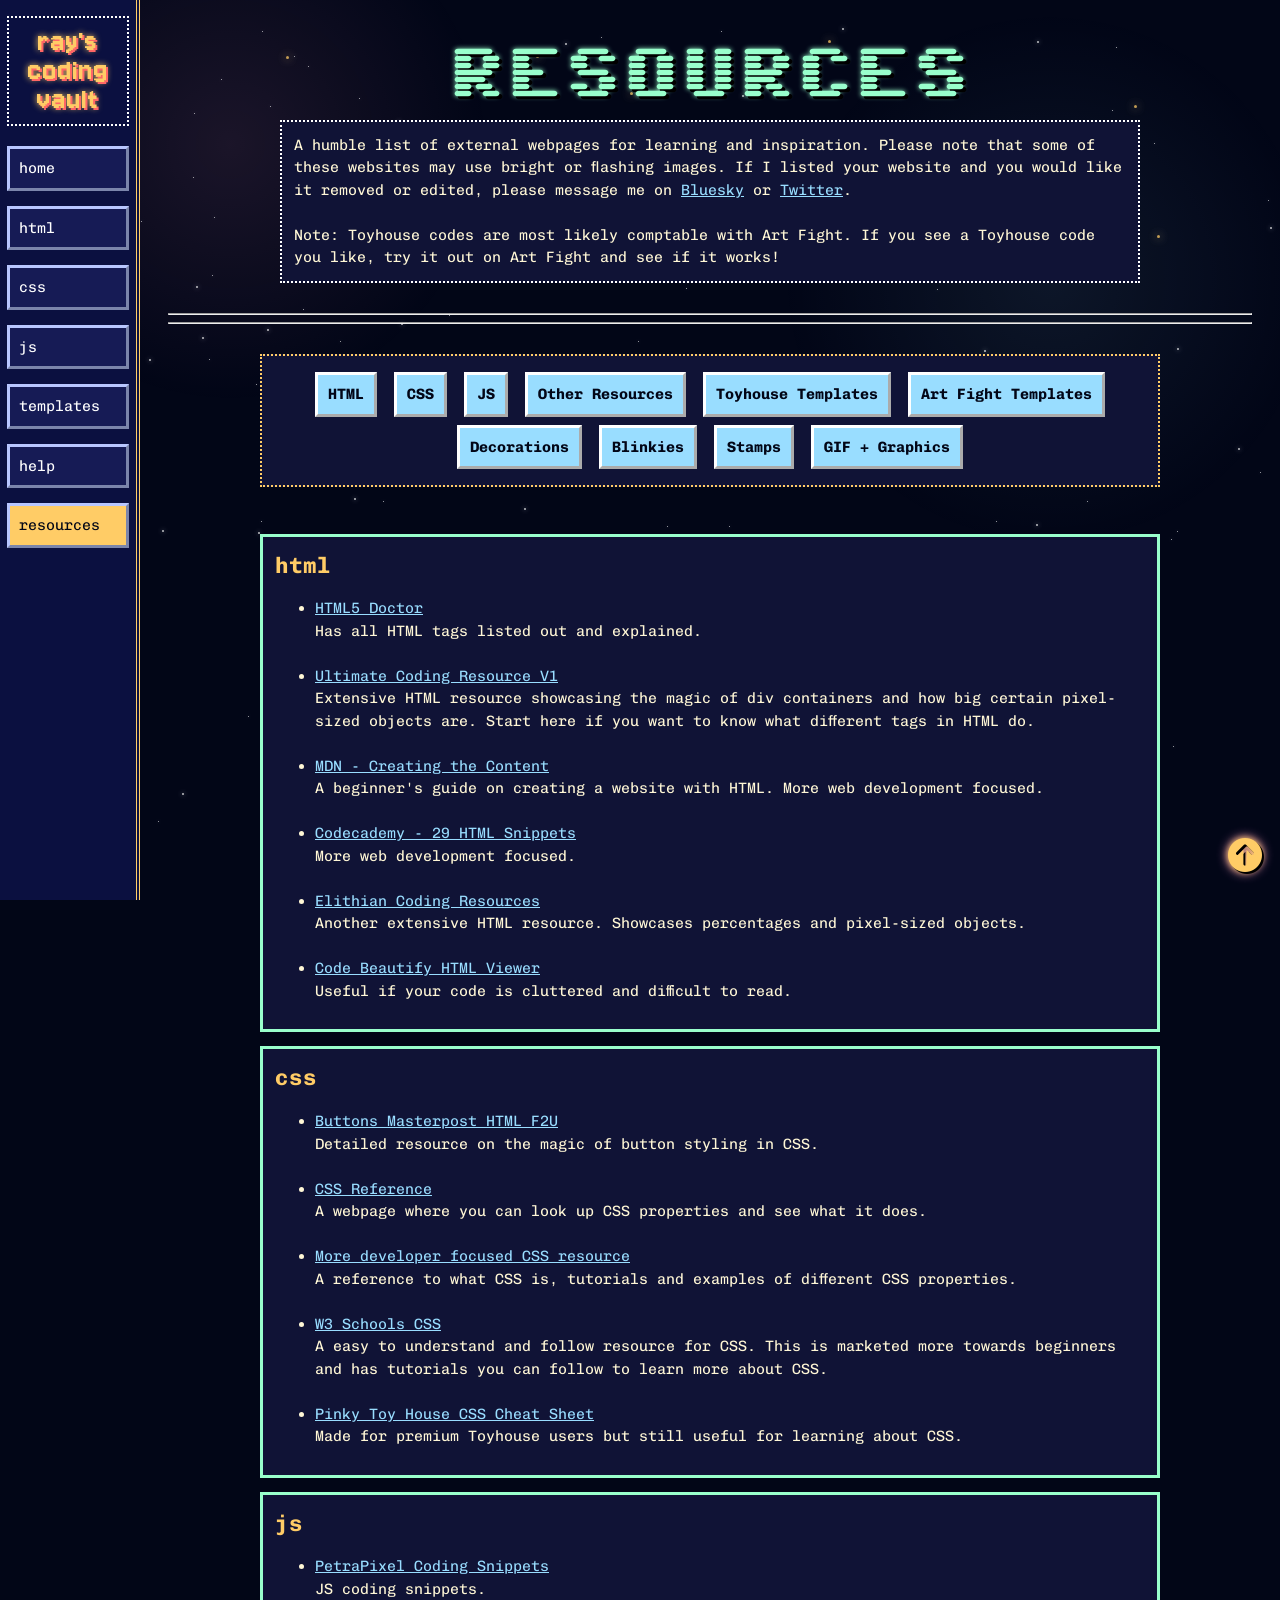
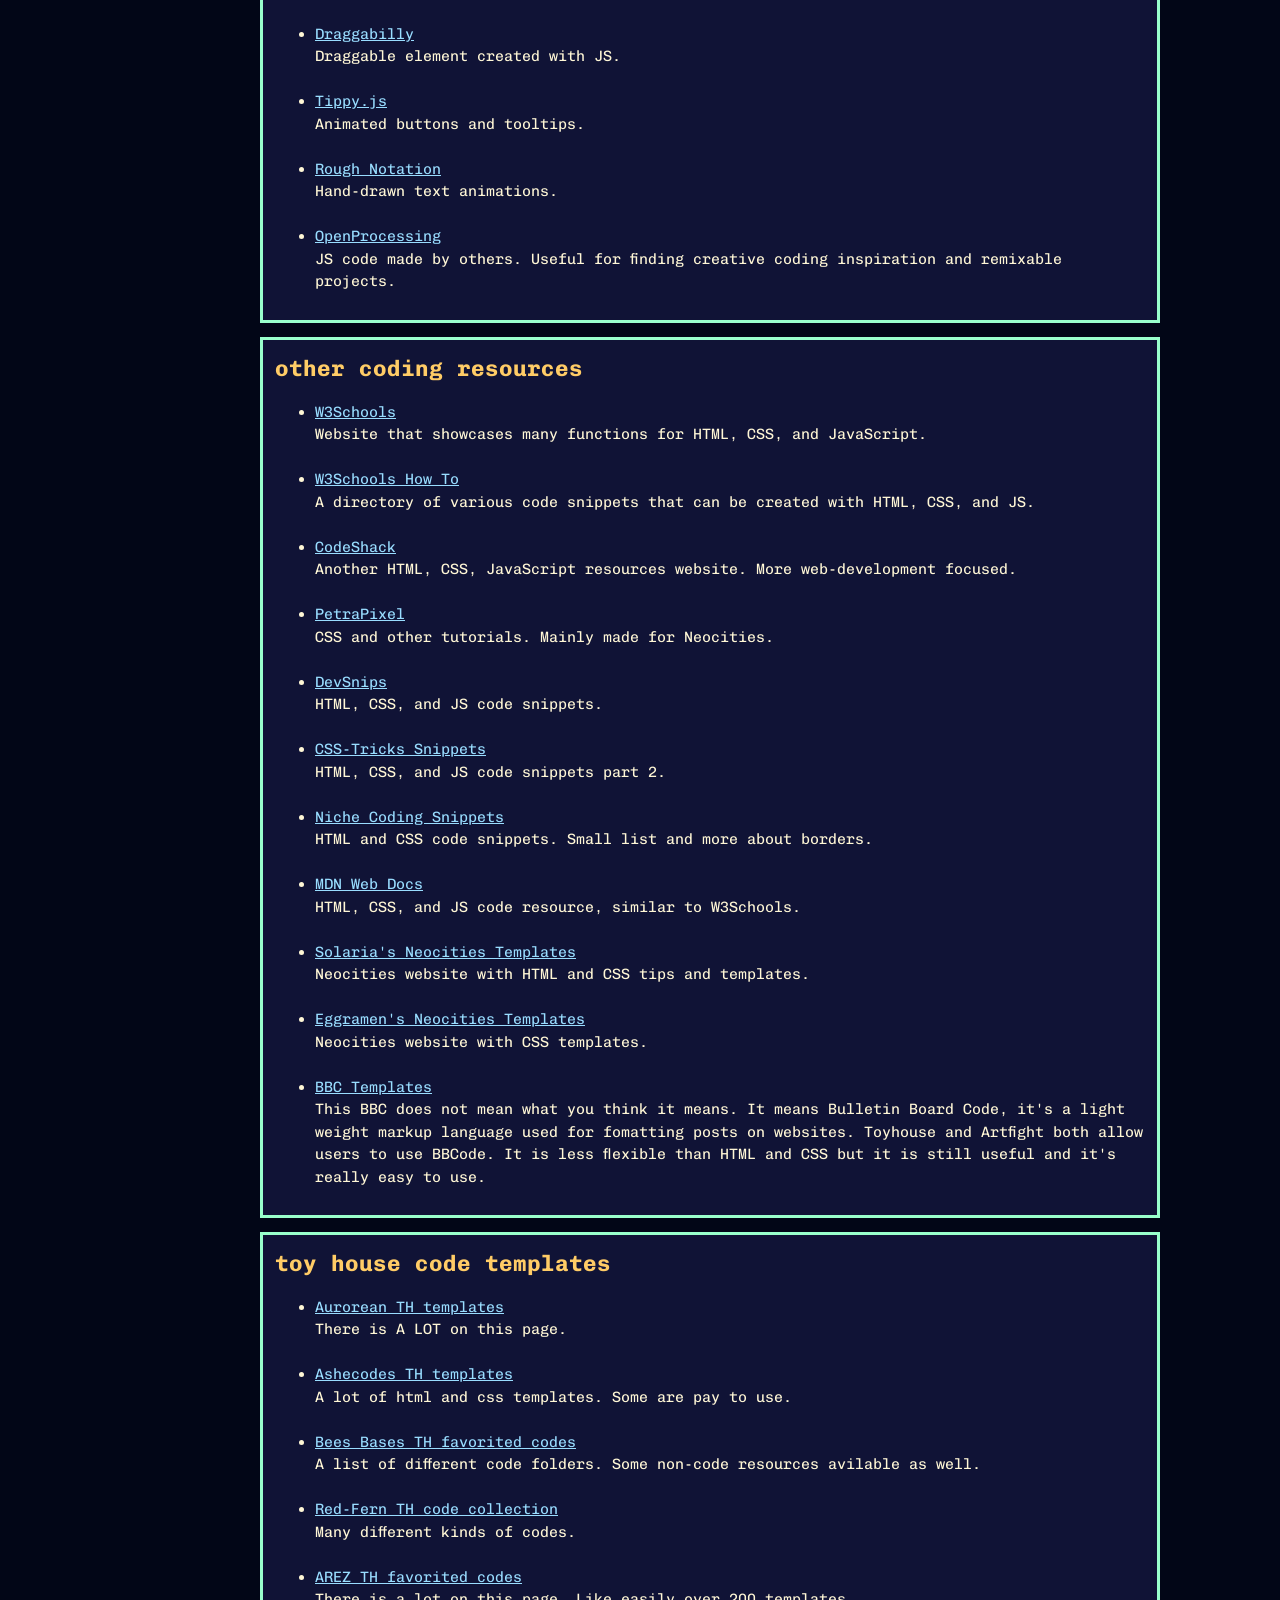
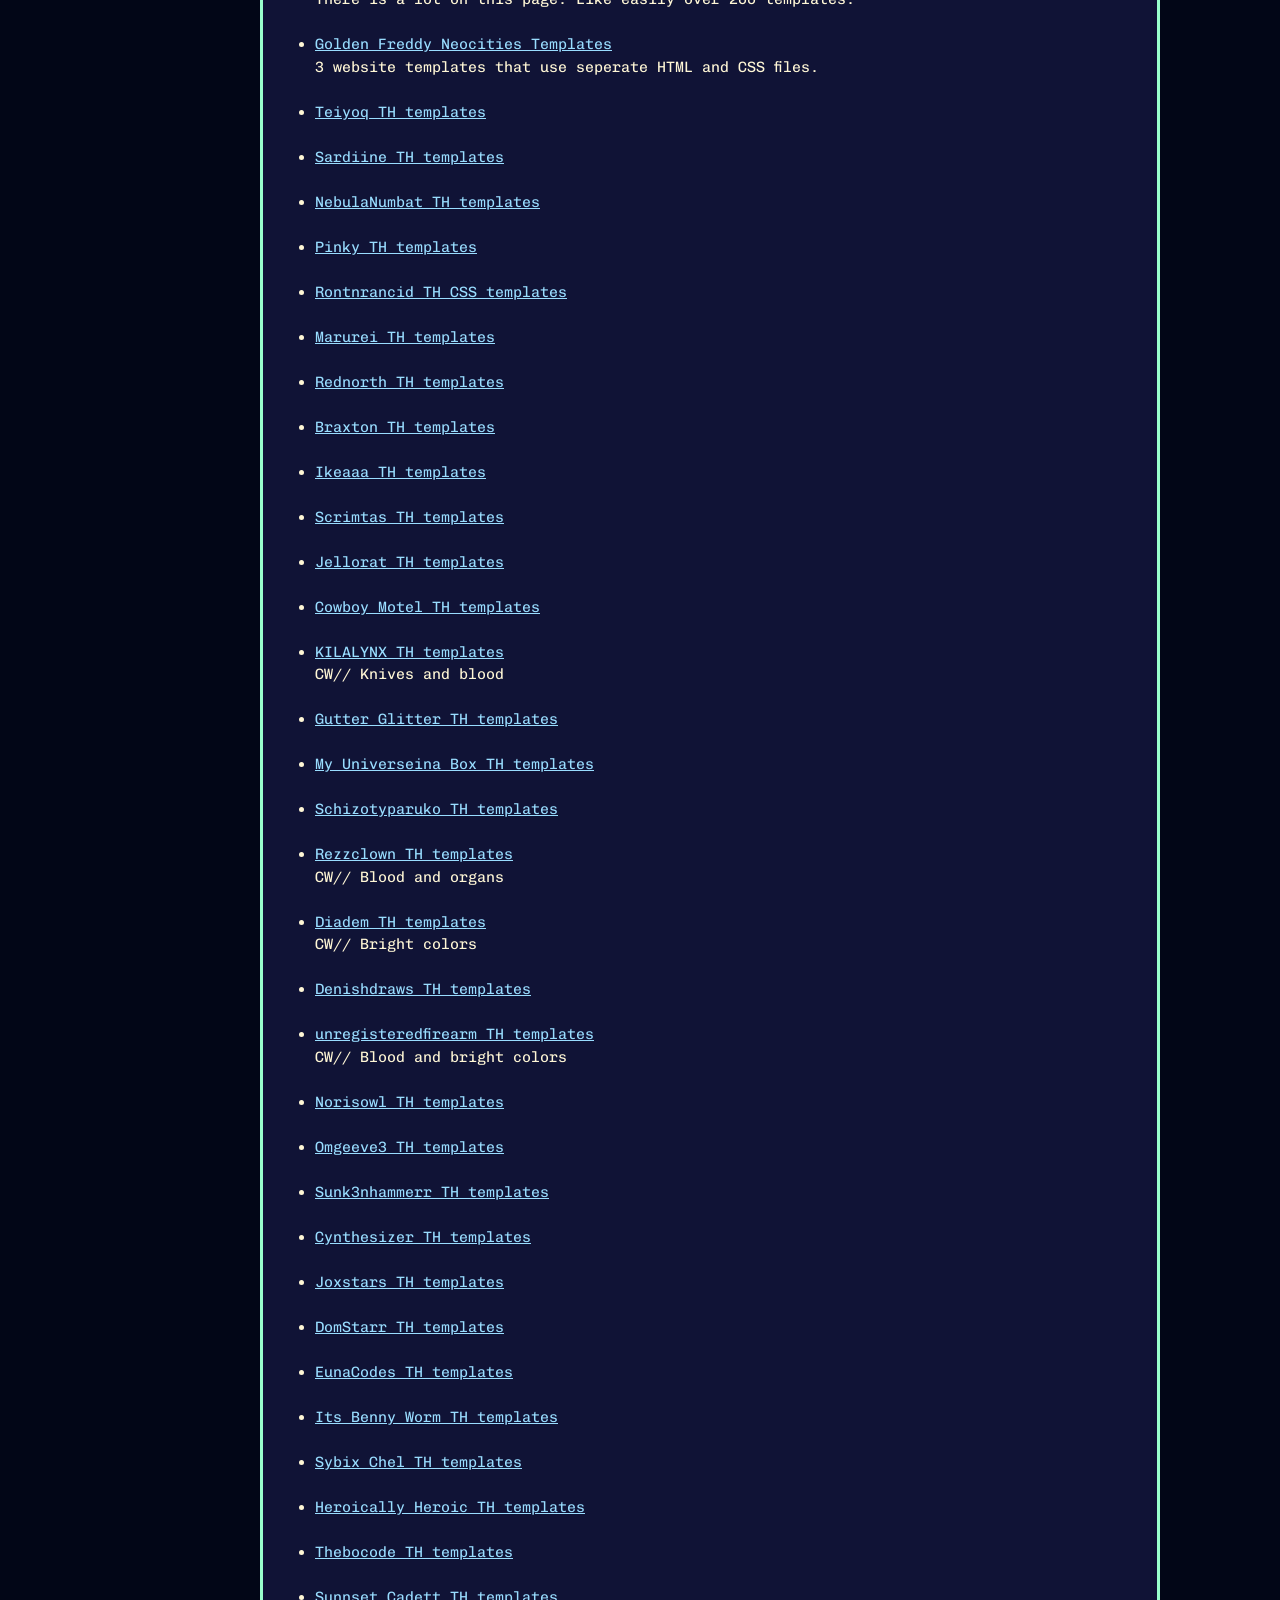
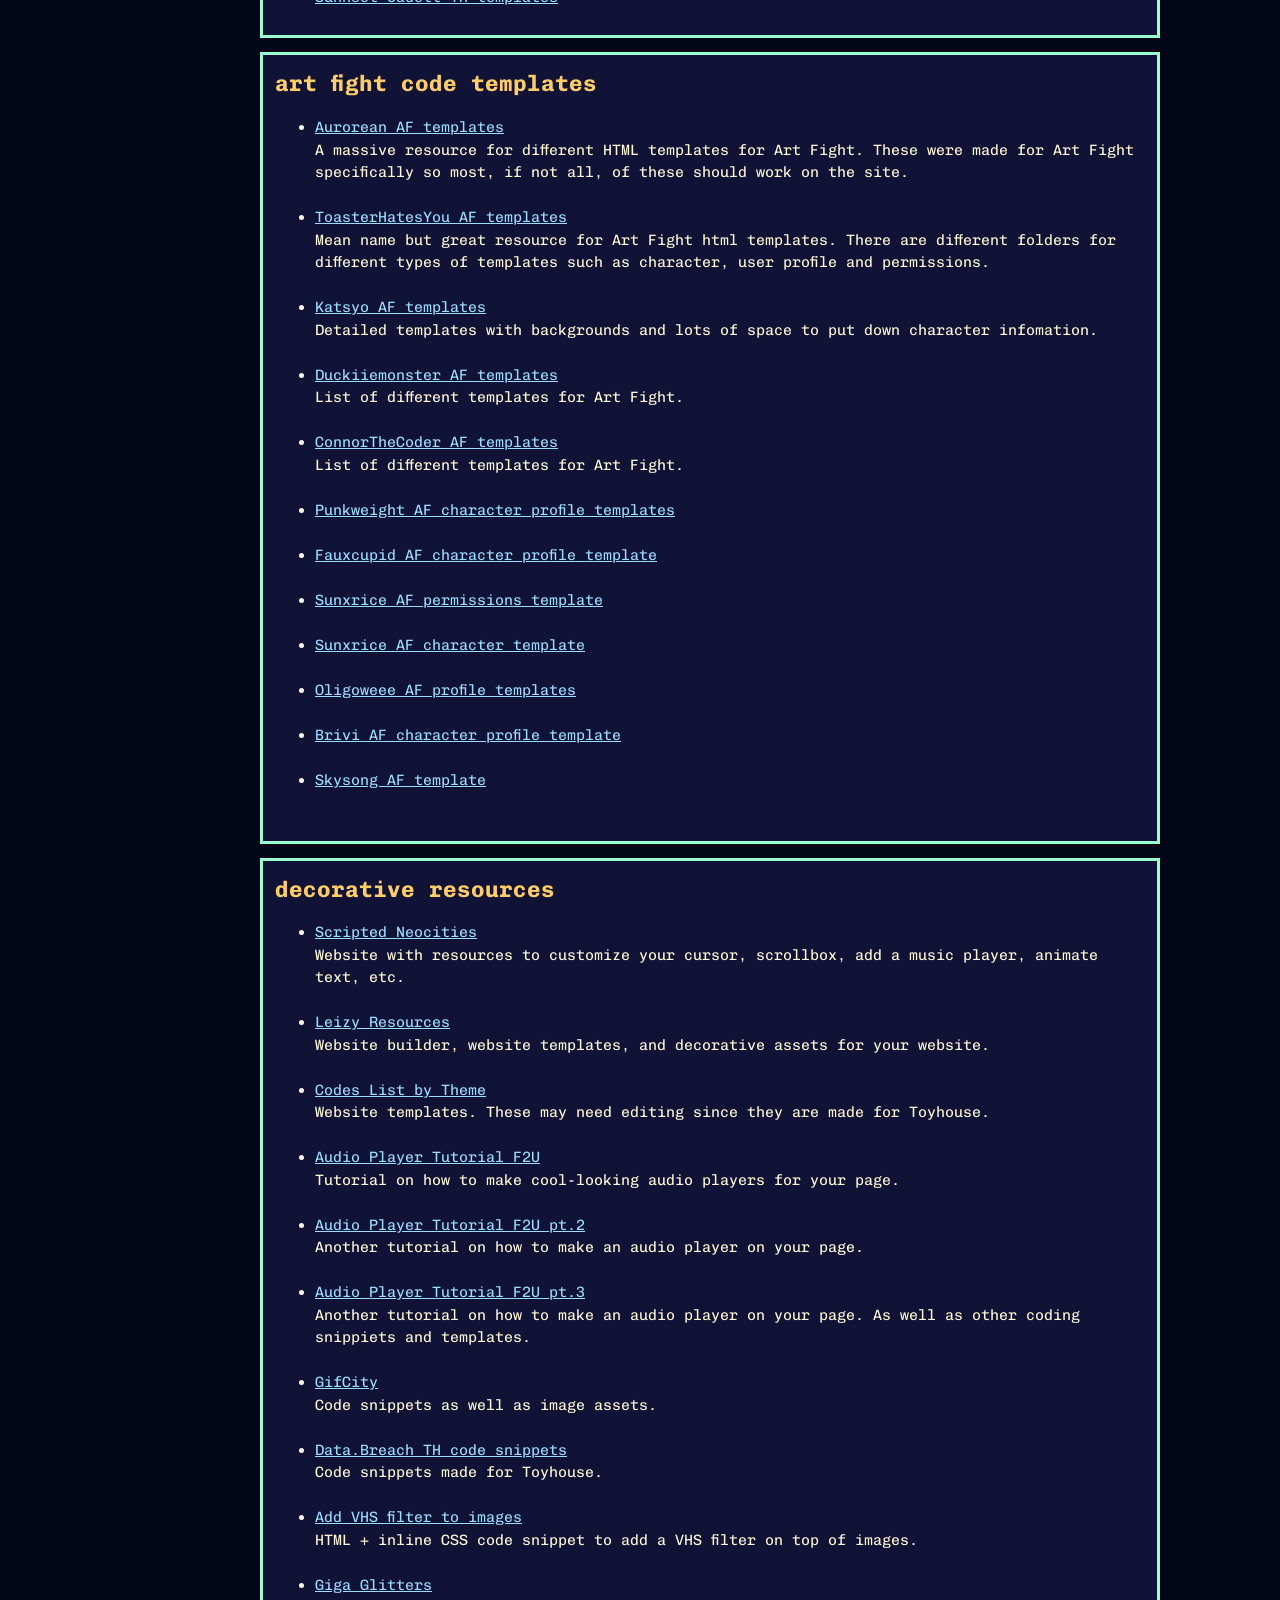
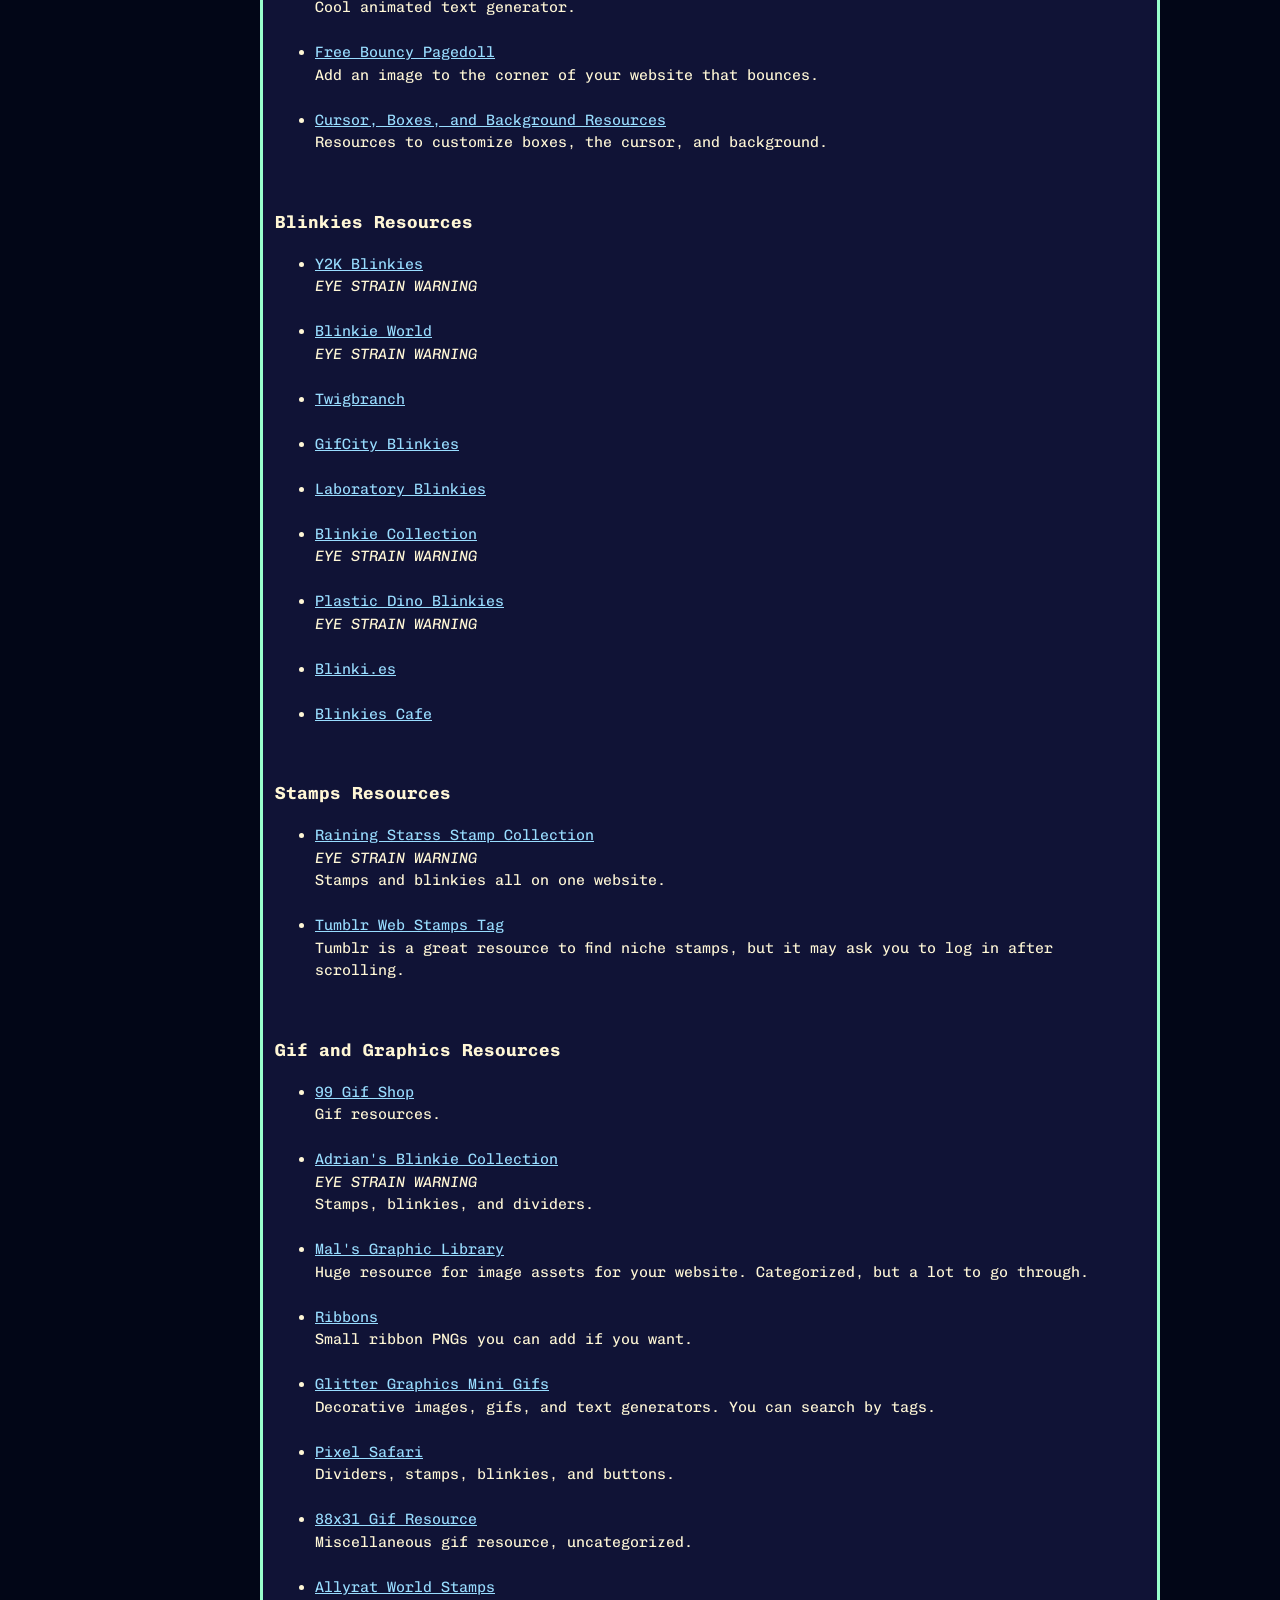
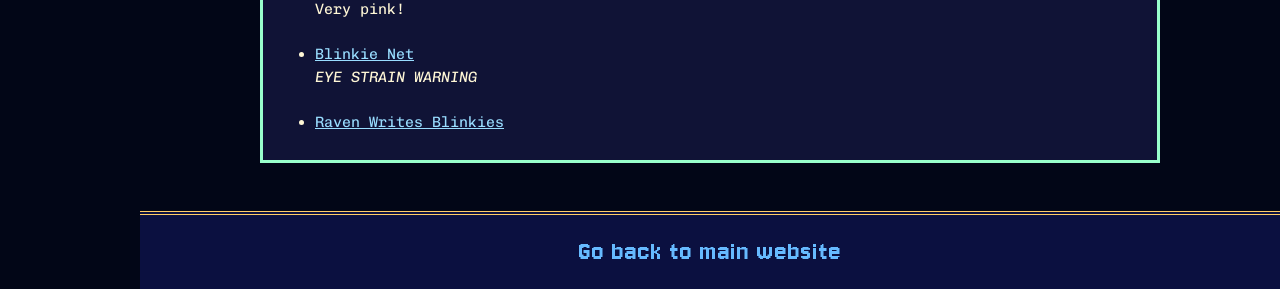
<file: resources.html>
<!DOCTYPE html>
<html lang="en">
<head>
  <meta charset="UTF-8">
  <meta name="viewport" content="width=device-width, initial-scale=1.0">

<link rel="icon" href="assets/raylogo-32.png" type="image/png">
<link rel="apple-touch-icon" href="assets/raylogo-180.png">

  <title>Ray's Coding Vault</title>

  <meta name="keywords" content="HTML, CSS, JavaScript, coding resources, beginner coding, website templates, Toyhouse coding, Neocities coding, art fight, af, th, nc, coding tips, web design, front-end development, coding tutorials, coding examples, code snippets, web resources">

  <meta property="og:title" content="Ray's Coding Vault">
  <meta property="og:description" content="A simple coding resource website for HTML, CSS, JS, templates, and web resources.">
  <meta property="og:image" content="assets/Screenshot 2026-05-08 at 1.49.26 AM.png">
  <meta property="og:url" content="https://hanabihenki.github.io/resources/index.html">
  <meta property="og:type" content="website">

  <meta name="twitter:card" content="summary_large_image">
  <meta name="twitter:title" content="Ray's Coding Vault">
  <meta name="twitter:description" content="A coding resource website for HTML, CSS, JS, templates, and web resources.">
  <meta name="twitter:image" content="assets/Screenshot 2026-05-08 at 1.49.26 AM.png">
  <link rel="stylesheet" href="style.css">
  <link rel="stylesheet" href="https://cdnjs.cloudflare.com/ajax/libs/font-awesome/6.5.1/css/all.min.css">
</head>

<body>
  <aside class="side-nav">
    <div class="nav-title">Ray's<br>Coding<br>Vault</div>

    <nav>
      <a class="" href="index.html">home</a>
      <a class="" href="html.html">html</a>
      <a class="" href="css.html">css</a>
      <a class="" href="js.html">js</a>
      <a class="" href="templates.html">templates</a>
            <a class="" href="help.html">help</a>

      <a class="active" href="resources.html">resources</a>
    </nav>
  </aside>

  <div class="page-wrap">
    <main>
      <h1 class="page-title resources-title">resources</h1>

      <p class="intro">
        A humble list of external webpages for learning and inspiration. Please note that some of these websites may use bright or flashing images. If I listed your website and you would like it removed or edited, please message me on
        <a class="inline-links" href="https://bsky.app/profile/hanabihenki.bsky.social">Bluesky</a>
        or
        <a class="inline-links" href="https://x.com/azurazar">Twitter</a>.
        <br><br>
        Note: Toyhouse codes are most likely comptable with Art Fight. If you see a Toyhouse code you like, try it out on Art Fight and see if it works!
      </p>

      <hr><hr>
      <br>

      <div class="resource-jump-buttons">
        <a href="#html-resources">HTML</a>
        <a href="#css-resources">CSS</a>
        <a href="#js-resources">JS</a>
        <a href="#other-coding-resources">Other Resources</a>
        <a href="#toyhouse-templates">Toyhouse Templates</a>
        <a href="#art-fight-templates">Art Fight Templates</a>
        <a href="#decorative-resources">Decorations</a>
        <a href="#blinkies-resources">Blinkies</a>
        <a href="#stamps-resources">Stamps</a>
        <a href="#gif-graphics-resources">GIF + Graphics</a>
      </div>

      <br>

      <div class="resource-list">

        <section class="resource-box" id="html-resources">
          <h2>HTML</h2>

          <ul>
            <li>
              <a class="inline-links" href="https://html5doctor.com/?form=MG0AV3" target="_blank">HTML5 Doctor</a>
              <br>Has all HTML tags listed out and explained.
            </li>

            <br>

            <li>
              <a class="inline-links" href="https://toyhou.se/26019170.ultimate-coding-resource-v1" target="_blank">Ultimate Coding Resource V1</a>
              <br>Extensive HTML resource showcasing the magic of div containers and how big certain pixel-sized objects are. Start here if you want to know what different tags in HTML do.
            </li>

            <br>

            <li>
              <a class="inline-links" href="https://developer.mozilla.org/en-US/docs/Learn_web_development/Getting_started/Your_first_website/Creating_the_content" target="_blank">MDN - Creating the Content</a>
              <br>A beginner's guide on creating a website with HTML. More web development focused.
            </li>

            <br>

            <li>
              <a class="inline-links" href="https://www.codecademy.com/resources/blog/29-html-snippets" target="_blank">Codecademy - 29 HTML Snippets</a>
              <br>More web development focused.
            </li>

            <br>

            <li>
              <a class="inline-links" href="https://toyhou.se/Elithian/characters/folder:881832" target="_blank">Elithian Coding Resources</a>
              <br>Another extensive HTML resource. Showcases percentages and pixel-sized objects.
            </li>

            <br>

            <li>
              <a class="inline-links" href="https://codebeautify.org/htmlviewer" target="_blank">Code Beautify HTML Viewer</a>
              <br>Useful if your code is cluttered and difficult to read.
            </li>
          </ul>
        </section>

        <section class="resource-box" id="css-resources">
          <h2>CSS</h2>

          <ul>
            <li>
              <a class="inline-links" href="https://toyhou.se/14213077.buttons-masterpost-html-f2u-" target="_blank">Buttons Masterpost HTML F2U</a>
              <br>Detailed resource on the magic of button styling in CSS.
            </li>

            <br>

            <li>
              <a class="inline-links" href="https://cssreference.io/" target="_blank">CSS Reference</a>
              <br>A webpage where you can look up CSS properties and see what it does.
            </li>

            <br>

            <li>
              <a class="inline-links" href="https://developer.mozilla.org/en-US/docs/Web/CSS" target="_blank">More developer focused CSS resource</a>
              <br>A reference to what CSS is, tutorials and examples of different CSS properties.
            </li>

            <br>

            <li>
              <a class="inline-links" href="https://www.w3schools.com/Css/" target="_blank">W3 Schools CSS</a>
              <br>A easy to understand and follow resource for CSS. This is marketed more towards beginners and has tutorials you can follow to learn more about CSS.
            </li>

            <br>

            <li>
              <a class="inline-links" href="https://toyhou.se/2800629.ref-css-cheat-sheet" target="_blank">Pinky Toy House CSS Cheat Sheet</a>
              <br> Made for premium Toyhouse users but still useful for learning about CSS.
            </li>


          </ul>
        </section>

        <section class="resource-box" id="js-resources">
          <h2>JS</h2>

          <ul>
            <li>
              <a class="inline-links" href="https://petrapixel.neocities.org/coding/snippets" target="_blank">PetraPixel Coding Snippets</a>
              <br>JS coding snippets.
            </li>

            <br>

            <li>
              <a class="inline-links" href="https://draggabilly.desandro.com/" target="_blank">Draggabilly</a>
              <br>Draggable element created with JS.
            </li>

            <br>

            <li>
              <a class="inline-links" href="https://atomiks.github.io/tippyjs/" target="_blank">Tippy.js</a>
              <br>Animated buttons and tooltips.
            </li>

            <br>

            <li>
              <a class="inline-links" href="https://roughnotation.com/" target="_blank">Rough Notation</a>
              <br>Hand-drawn text animations.
            </li>

            <br>

            <li>
              <a class="inline-links" href="https://openprocessing.org/" target="_blank">OpenProcessing</a>
              <br>JS code made by others. Useful for finding creative coding inspiration and remixable projects.
            </li>
          </ul>
        </section>

        <section class="resource-box" id="other-coding-resources">
          <h2>Other Coding Resources</h2>

          <ul>

            <li>
              <a class="inline-links" href="https://www.w3schools.com/" target="_blank">W3Schools</a>
              <br>Website that showcases many functions for HTML, CSS, and JavaScript.
            </li>

            <br>

            <li>
              <a class="inline-links" href="https://www.w3schools.com/howto/default.asp" target="_blank">W3Schools How To</a>
              <br>A directory of various code snippets that can be created with HTML, CSS, and JS.
            </li>

            <br>

            <li>
              <a class="inline-links" href="https://codeshack.io/" target="_blank">CodeShack</a>
              <br>Another HTML, CSS, JavaScript resources website. More web-development focused.
            </li>

            <br>

            <li>
              <a class="inline-links" href="https://petrapixel.neocities.org/" target="_blank">PetraPixel</a>
              <br>CSS and other tutorials. Mainly made for Neocities.
            </li>

            <br>

            <li>
              <a class="inline-links" href="https://devsnips.biz/snippets" target="_blank">DevSnips</a>
              <br>HTML, CSS, and JS code snippets.
            </li>

            <br>

            <li>
              <a class="inline-links" href="https://css-tricks.com/snippets/html/" target="_blank">CSS-Tricks Snippets</a>
              <br>HTML, CSS, and JS code snippets part 2.
            </li>

            <br>

            <li>
              <a class="inline-links" href="https://toyhou.se/17140788.niche-coding-snippets" target="_blank">Niche Coding Snippets</a>
              <br>HTML and CSS code snippets. Small list and more about borders.
            </li>

            <br>

            <li>
              <a class="inline-links" href="https://developer.mozilla.org/en-US/docs/Web" target="_blank">MDN Web Docs</a>
              <br>HTML, CSS, and JS code resource, similar to W3Schools.
            </li>

            <br>

            <li>
              <a class="inline-links" href="https://solaria.neocities.org/" target="_blank">Solaria's Neocities Templates</a>
              <br>Neocities website with HTML and CSS tips and templates.
            </li>


            <br>

            <li>
              <a class="inline-links" href="https://eggramen.neocities.org/code/css_testpages" target="_blank">Eggramen's Neocities Templates</a>
              <br>Neocities website with CSS templates.
            </li>
            

            
<br>
            <li>
              <a class="inline-links" href="https://toyhou.se/~world/182526.art-fight-assets/characters/folder:5716860" target="_blank">BBC Templates</a>
              <br>This BBC does not mean what you think it means. It means Bulletin Board Code, it's a light weight markup language used for fomatting posts on websites. Toyhouse and Artfight both allow users to use BBCode. It is less flexible than HTML and CSS but it is still useful and it's really easy to use.
            </li>


          </ul>
        </section>

        <section class="resource-box" id="toyhouse-templates">
          <h2>Toy House Code Templates</h2>

          <ul>
            <li>
              <a class="inline-links" href="https://toyhou.se/Aurorean/characters/folder:894379" target="_blank">Aurorean TH templates</a>
              <br>There is A LOT on this page.
            </li>

            <br>

            <li>
              <a class="inline-links" href="https://toyhou.se/ashecodes/characters" target="_blank">Ashecodes TH templates</a>
              <br>A lot of html and css templates. Some are pay to use.
            </li>

            <br>

            <li>
              <a class="inline-links" href="https://toyhou.se/13998557.categorised-codes" target="_blank">Bees Bases TH favorited codes</a>
              <br>A list of different code folders. Some non-code resources avilable as well.
            </li>

            <br>

            <li>
              <a class="inline-links" href="https://toyhou.se/1246694.character-layouts" target="_blank">Red-Fern TH code collection</a>
              <br>Many different kinds of codes.
            </li>

            <br>


            <li>
              <a class="inline-links" href="https://toyhou.se/AREZ/favorites/85528" target="_blank">AREZ TH favorited codes</a>
              <br>There is a lot on this page. Like easily over 200 templates.
            </li>

            <br>

            <li>
              <a class="inline-links" href="https://goldentemps.neocities.org/" target="_blank">Golden Freddy Neocities Templates</a>
              <br>3 website templates that use seperate HTML and CSS files.
            </li>

            <br>

            <li>
              <a class="inline-links" href="https://toyhou.se/teiyoq/characters/folder:1793269" target="_blank">Teiyoq TH templates</a>
            </li>

            <br>

            <li>
              <a class="inline-links" href="https://toyhou.se/sardiine/characters/folder:2192928" target="_blank">Sardiine TH templates</a>
            </li>

            <br>

            <li>
              <a class="inline-links" href="https://toyhou.se/NebulaNumbat/characters/folder:2709409" target="_blank">NebulaNumbat TH templates</a>
            </li>

            <br>            
            <li>
              <a class="inline-links" href="https://toyhou.se/Pinky/characters/folder:268984" target="_blank">Pinky TH templates</a>
            </li>

            <br>  

            <li>
              <a class="inline-links" href="https://toyhou.se/ROTNRANCID/characters/folder:7918758" target="_blank">Rontnrancid TH CSS templates</a>
            </li>

            <br>

            <li>
              <a class="inline-links" href="https://toyhou.se/marurei/characters/folder:7534260" target="_blank">Marurei TH templates</a>
            </li>

            <br>

            <li>
              <a class="inline-links" href="https://toyhou.se/rednorth/characters/folder:7921873" target="_blank">Rednorth TH templates</a>
            </li>

            <br>

            <li>
              <a class="inline-links" href="https://toyhou.se/braxton/characters/folder:4950827" target="_blank">Braxton TH templates</a>
            </li>

            <br>

            <li>
              <a class="inline-links" href="https://toyhou.se/ikeaaa/characters/folder:6861604" target="_blank">Ikeaaa TH templates</a>
            </li>

            <br>

            <li>
              <a class="inline-links" href="https://toyhou.se/Scrimtas/characters/folder:6685300" target="_blank">Scrimtas TH templates</a>
            </li>

            <br>

            <li>
              <a class="inline-links" href="https://toyhou.se/Jellorat/characters/folder:7123423" target="_blank">Jellorat TH templates</a>
            </li>

            <br>

            <li>
              <a class="inline-links" href="https://toyhou.se/cowboymotel/characters/folder:7245063" target="_blank">Cowboy Motel TH templates</a>
            </li>

            <br>

            <li>
              <a class="inline-links" href="https://toyhou.se/KILALYNX/characters/folder:6465806" target="_blank">KILALYNX TH templates</a>
              <br>CW// Knives and blood
            </li>

            <br>

            <li>
              <a class="inline-links" href="https://toyhou.se/gutterglitter/characters/folder:2492566" target="_blank">Gutter Glitter TH templates</a>
            </li>

            <br>

            <li>
              <a class="inline-links" href="https://toyhou.se/MyUniverseinaBox/characters/folder:1137611" target="_blank">My Universeina Box TH templates</a>
            </li>

            <br>

            <li>
              <a class="inline-links" href="https://toyhou.se/schizotyparuko/characters/folder:7765921" target="_blank">Schizotyparuko TH templates</a>
            </li>

            <br>

            <li>
              <a class="inline-links" href="https://toyhou.se/Rezzclown/characters/folder:6170929" target="_blank">Rezzclown TH templates</a>
              <br>CW// Blood and organs
            </li>

            <br>

            <li>
              <a class="inline-links" href="https://toyhou.se/Diadem/characters" target="_blank">Diadem TH templates</a>
              <br>CW// Bright colors
            </li>

            <br>

            <li>
              <a class="inline-links" href="https://toyhou.se/denishdraws/characters/folder:2379028" target="_blank">Denishdraws TH templates</a>
            </li>

            <br>

            <li>
              <a class="inline-links" href="https://toyhou.se/unregisteredfirearm/characters/folder:8065959" target="_blank">unregisteredfirearm TH templates</a>
              <br>CW// Blood and bright colors
            </li>

            <br>

            <li>
              <a class="inline-links" href="https://toyhou.se/Norisowl/characters/folder:5344934" target="_blank">Norisowl TH templates</a>
            </li>

            <br>
            <li>
              <a class="inline-links" href="https://toyhou.se/Omgeeve3/characters/folder:5993010" target="_blank">Omgeeve3 TH templates</a>
            </li>

            <br>

            <li>
              <a class="inline-links" href="https://toyhou.se/sunk3nhammerr/characters/folder:7986769" target="_blank">Sunk3nhammerr TH templates</a>
            </li>

            <br>

            <li>
              <a class="inline-links" href="https://toyhou.se/Cynthesizer/characters/folder:8006647" target="_blank">Cynthesizer TH templates</a>
            </li>

            <br>

            <li>
              <a class="inline-links" href="https://toyhou.se/Joxstars/characters/folder:8015440" target="_blank">Joxstars TH templates</a>
            </li>

            <br>

            <li>
              <a class="inline-links" href="https://toyhou.se/DomStarr/characters/folder:4924270" target="_blank">DomStarr TH templates</a>
            </li>

            <br>

            <li>
              <a class="inline-links" href="https://toyhou.se/EunaCodes/characters/folder:3670488" target="_blank">EunaCodes TH templates</a>
            </li>

            <br>

            <li>
              <a class="inline-links" href="https://toyhou.se/Its_BennyWorm/characters/folder:3111191" target="_blank">Its Benny Worm TH templates</a>
            </li>

            <br>

            <li>
              <a class="inline-links" href="https://toyhou.se/SybixChel/characters/folder:7732999" target="_blank">Sybix Chel TH templates</a>
            </li>

            <br>

            <li>
              <a class="inline-links" href="https://toyhou.se/heroicallyheroic/characters/folder:7981939" target="_blank">Heroically Heroic TH templates</a>
            </li>

            <br>

            <li>
              <a class="inline-links" href="https://toyhou.se/thebocode/characters/folder:4031701" target="_blank">Thebocode TH templates</a>
            </li>
            <br>

            <li>
              <a class="inline-links" href="https://toyhou.se/SunnsetCadett/characters/folder:5201396" target="_blank">Sunnset Cadett TH templates</a>
            </li>







            
          </ul>
        </section>






        <section class="resource-box" id="art-fight-templates">
          <h2>Art Fight Code Templates</h2>

          <ul>
            <li>
              <a class="inline-links" href="https://toyhou.se/39250680.art-fight-html" target="_blank">Aurorean AF templates</a>
              <br>A massive resource for different HTML templates for Art Fight. These were made for Art Fight specifically so most, if not all, of these should work on the site.
            </li>

            <br>

            <li>
              <a class="inline-links" href="https://toyhou.se/ToasterHatesYou/favorites/573275" target="_blank">ToasterHatesYou AF templates</a>
              <br>Mean name but great resource for Art Fight html templates. There are different folders for different types of templates such as character, user profile and permissions. 
            </li>

            <br>


            <li>
              <a class="inline-links" href="https://toyhou.se/katsyo/characters/folder:8081448" target="_blank">Katsyo AF templates</a>
              <br>Detailed templates with backgrounds and lots of space to put down character infomation.
            </li>

            <br>

            <li>
              <a class="inline-links" href="https://toyhou.se/duckiiemonster/favorites/572370" target="_blank">Duckiiemonster AF templates</a>
              <br>List of different templates for Art Fight.
            </li>

            <br>


                       <li>
              <a class="inline-links" href="https://toyhou.se/ConnorTheCoder/characters/folder:8108933" target="_blank">ConnorTheCoder AF templates</a>
              <br>List of different templates for Art Fight.
            </li>

            <br>

            <li>
              <a class="inline-links" href="https://toyhou.se/39285359.af-coding-free-oc-profile" target="_blank">Punkweight AF character profile templates</a>
            </li>

            <br>


            <li>
              <a class="inline-links" href="https://toyhou.se/39262493.detailed-artfight-oc-html" target="_blank">Fauxcupid AF character profile template</a>
            </li>

            <br>

            <li>
              <a class="inline-links" href="https://toyhou.se/39243490.simple-global-perms-af" target="_blank">Sunxrice AF permissions template</a>
            </li>

            <br>


            <li>
              <a class="inline-links" href="https://toyhou.se/39245954.simple-character-af" target="_blank">Sunxrice AF character template</a>
            </li>


            <br>
            <li>
              <a class="inline-links" href="https://toyhou.se/39241522.art-fight-profile-template" target="_blank">Oligoweee AF profile templates</a>
            </li>

            <br>


            <li>
              <a class="inline-links" href="https://toyhou.se/39246532.artfight-f2u" target="_blank">Brivi AF character profile template</a>
            </li>

            <br>

            <li>
              <a class="inline-links" href="https://toyhou.se/39425504.16-art-fighter" target="_blank">Skysong AF  template</a>
            </li>

            <br>



            













            
          </ul>
        </section>













        <section class="resource-box" id="decorative-resources">
          <h2>Decorative Resources</h2>

          <ul>
            <li>
              <a class="inline-links" href="https://scripted.neocities.org/" target="_blank">Scripted Neocities</a>
              <br>Website with resources to customize your cursor, scrollbox, add a music player, animate text, etc.
            </li>

            <br>

            <li>
              <a class="inline-links" href="https://leizy8499.neocities.org/resources" target="_blank">Leizy Resources</a>
              <br>Website builder, website templates, and decorative assets for your website.
            </li>

            <br>

            <li>
              <a class="inline-links" href="https://toyhou.se/~forums/16.htmlcss-graphics/509899.codes-list-by-theme-w-images-020424" target="_blank">Codes List by Theme</a>
              <br>Website templates. These may need editing since they are made for Toyhouse.
            </li>

            <br>

            <li>
              <a class="inline-links" href="https://toyhou.se/6560537.-audio-player-tutorial-f2u-" target="_blank">Audio Player Tutorial F2U</a>
              <br>Tutorial on how to make cool-looking audio players for your page.
            </li>

            <br>
            <li>
              <a class="inline-links" href="https://toyhou.se/38693470.snippet-music-player-base" target="_blank">Audio Player Tutorial F2U pt.2</a>
              <br>Another tutorial on how to make an audio player on your page.
            </li>

            <br>
            <li>
              <a class="inline-links" href="https://toyhou.se/Astralf-x/characters/folder:7706552" target="_blank">Audio Player Tutorial F2U pt.3</a>
              <br>Another tutorial on how to make an audio player on your page. As well as other coding snippiets and templates.
            </li>

            <br>








            <li>
              <a class="inline-links" href="https://gifcity.carrd.co/#" target="_blank">GifCity</a>
              <br>Code snippets as well as image assets.
            </li>

            <br>
            <li>
              <a class="inline-links" href="https://toyhou.se/databreach/characters/folder:2647831" target="_blank">Data.Breach TH code snippets</a>
              <br>Code snippets made for Toyhouse.
            </li>

            <br>
            <li>
              <a class="inline-links" href="https://toyhou.se/19324163.vhs-filter-f2u-snippet-" target="_blank">Add VHS filter to images</a>
              <br>HTML + inline CSS code snippet to add a VHS filter on top of images.
            </li>

            <br>


            <li>
              <a class="inline-links" href="https://www.gigaglitters.com/" target="_blank">Giga Glitters</a>
              <br>Cool animated text generator.
            </li>

            <br>

            <li>
              <a class="inline-links" href="https://toyhou.se/28577783.free-bouncy-pagedoll" target="_blank">Free Bouncy Pagedoll</a>
              <br>Add an image to the corner of your website that bounces.
            </li>

            <br>

            <li>
              <a class="inline-links" href="https://scripted.neocities.org/cursor-bg" target="_blank">Cursor, Boxes, and Background Resources</a>
              <br>Resources to customize boxes, the cursor, and background.
            </li>
          </ul>
<br>
          <h3 id="blinkies-resources">Blinkies Resources</h3>

          <ul>
            <li>
              <a class="inline-links" href="https://y2k.neocities.org/blinkies" target="_blank">Y2K Blinkies</a>
              <br><i>EYE STRAIN WARNING</i>
            </li>

            <br>

            <li>
              <a class="inline-links" href="https://blinkie.world/home" target="_blank">Blinkie World</a>
              <br><i>EYE STRAIN WARNING</i>
            </li>

            <br>

            <li>
              <a class="inline-links" href="https://twigbranch.carrd.co/" target="_blank">Twigbranch</a>
            </li>

            <br>

            <li>
              <a class="inline-links" href="https://gifcity.carrd.co/#blinkies" target="_blank">GifCity Blinkies</a>
            </li>

            <br>

            <li>
              <a class="inline-links" href="https://laboratory.neocities.org/blinkies" target="_blank">Laboratory Blinkies</a>
            </li>

            <br>

            <li>
              <a class="inline-links" href="https://blinkiecollecti0n.neocities.org/" target="_blank">Blinkie Collection</a>
              <br><i>EYE STRAIN WARNING</i>
            </li>

            <br>

            <li>
              <a class="inline-links" href="https://plasticdino.net/blinkie/blinkies" target="_blank">Plastic Dino Blinkies</a>
              <br><i>EYE STRAIN WARNING</i>
            </li>

            <br>

            <li>
              <a class="inline-links" href="https://blinki.es/" target="_blank">Blinki.es</a>
            </li>

            <br>

            <li>
              <a class="inline-links" href="https://blinkies.cafe/" target="_blank">Blinkies Cafe</a>
            </li>
          </ul>
<br>
          <h3 id="stamps-resources">Stamps Resources</h3>

          <ul>
            <li>
              <a class="inline-links" href="https://raining-starss.neocities.org/stampcollection" target="_blank">Raining Starss Stamp Collection</a>
              <br><i>EYE STRAIN WARNING</i>
              <br>Stamps and blinkies all on one website.
            </li>

            <br>

            <li>
              <a class="inline-links" href="https://www.tumblr.com/tagged/web%20stamps" target="_blank">Tumblr Web Stamps Tag</a>
              <br>Tumblr is a great resource to find niche stamps, but it may ask you to log in after scrolling.
            </li>
          </ul>
<br>
          <h3 id="gif-graphics-resources">Gif and Graphics Resources</h3>

          <ul>
            <li>
              <a class="inline-links" href="https://99gifshop.neocities.org/" target="_blank">99 Gif Shop</a>
              <br>Gif resources.
            </li>

            <br>

            <li>
              <a class="inline-links" href="https://adriansblinkiecollection.neocities.org/" target="_blank">Adrian's Blinkie Collection</a>
              <br><i>EYE STRAIN WARNING</i>
              <br>Stamps, blinkies, and dividers.
            </li>

            <br>

            <li>
              <a class="inline-links" href="https://malsgraphiclibrary.straw.page/" target="_blank">Mal's Graphic Library</a>
              <br>Huge resource for image assets for your website. Categorized, but a lot to go through.
            </li>

            <br>

            <li>
              <a class="inline-links" href="https://toyhou.se/4739396.ribbons" target="_blank">Ribbons</a>
              <br>Small ribbon PNGs you can add if you want.
            </li>

            <br>

            <li>
              <a class="inline-links" href="https://www.glitter-graphics.com/gifs/mini?page=1" target="_blank">Glitter Graphics Mini Gifs</a>
              <br>Decorative images, gifs, and text generators. You can search by tags.
            </li>

            <br>

            <li>
              <a class="inline-links" href="https://pixelsafari.neocities.org/" target="_blank">Pixel Safari</a>
              <br>Dividers, stamps, blinkies, and buttons.
            </li>

            <br>

            <li>
              <a class="inline-links" href="https://cyber.dabamos.de/88x31/index.html" target="_blank">88x31 Gif Resource</a>
              <br>Miscellaneous gif resource, uncategorized.
            </li>

            <br>

            <li>
              <a class="inline-links" href="https://allyratworld.com/stamps" target="_blank">Allyrat World Stamps</a>
              <br>Very pink!
            </li>

            <br>

            <li>
              <a class="inline-links" href="https://blinkie-net.neocities.org/blinkies" target="_blank">Blinkie Net</a>
              <br><i>EYE STRAIN WARNING</i>
            </li>

            <br>

            <li>
              <a class="inline-links" href="https://raven-writes.neocities.org/blinkies" target="_blank">Raven Writes Blinkies</a>
            </li>
          </ul>
        </section>

      </div>
    </main>

    <footer>
      <a href="https://hanabihenki.github.io/site/index.html">Go back to main website</a>
    </footer>
  </div>

  <a class="back-to-top" href="#top" title="Back to top">
    <i class="fa-solid fa-circle-arrow-up"></i>
  </a>

  <script src="script.js"></script>
</body>
</html>
</file>
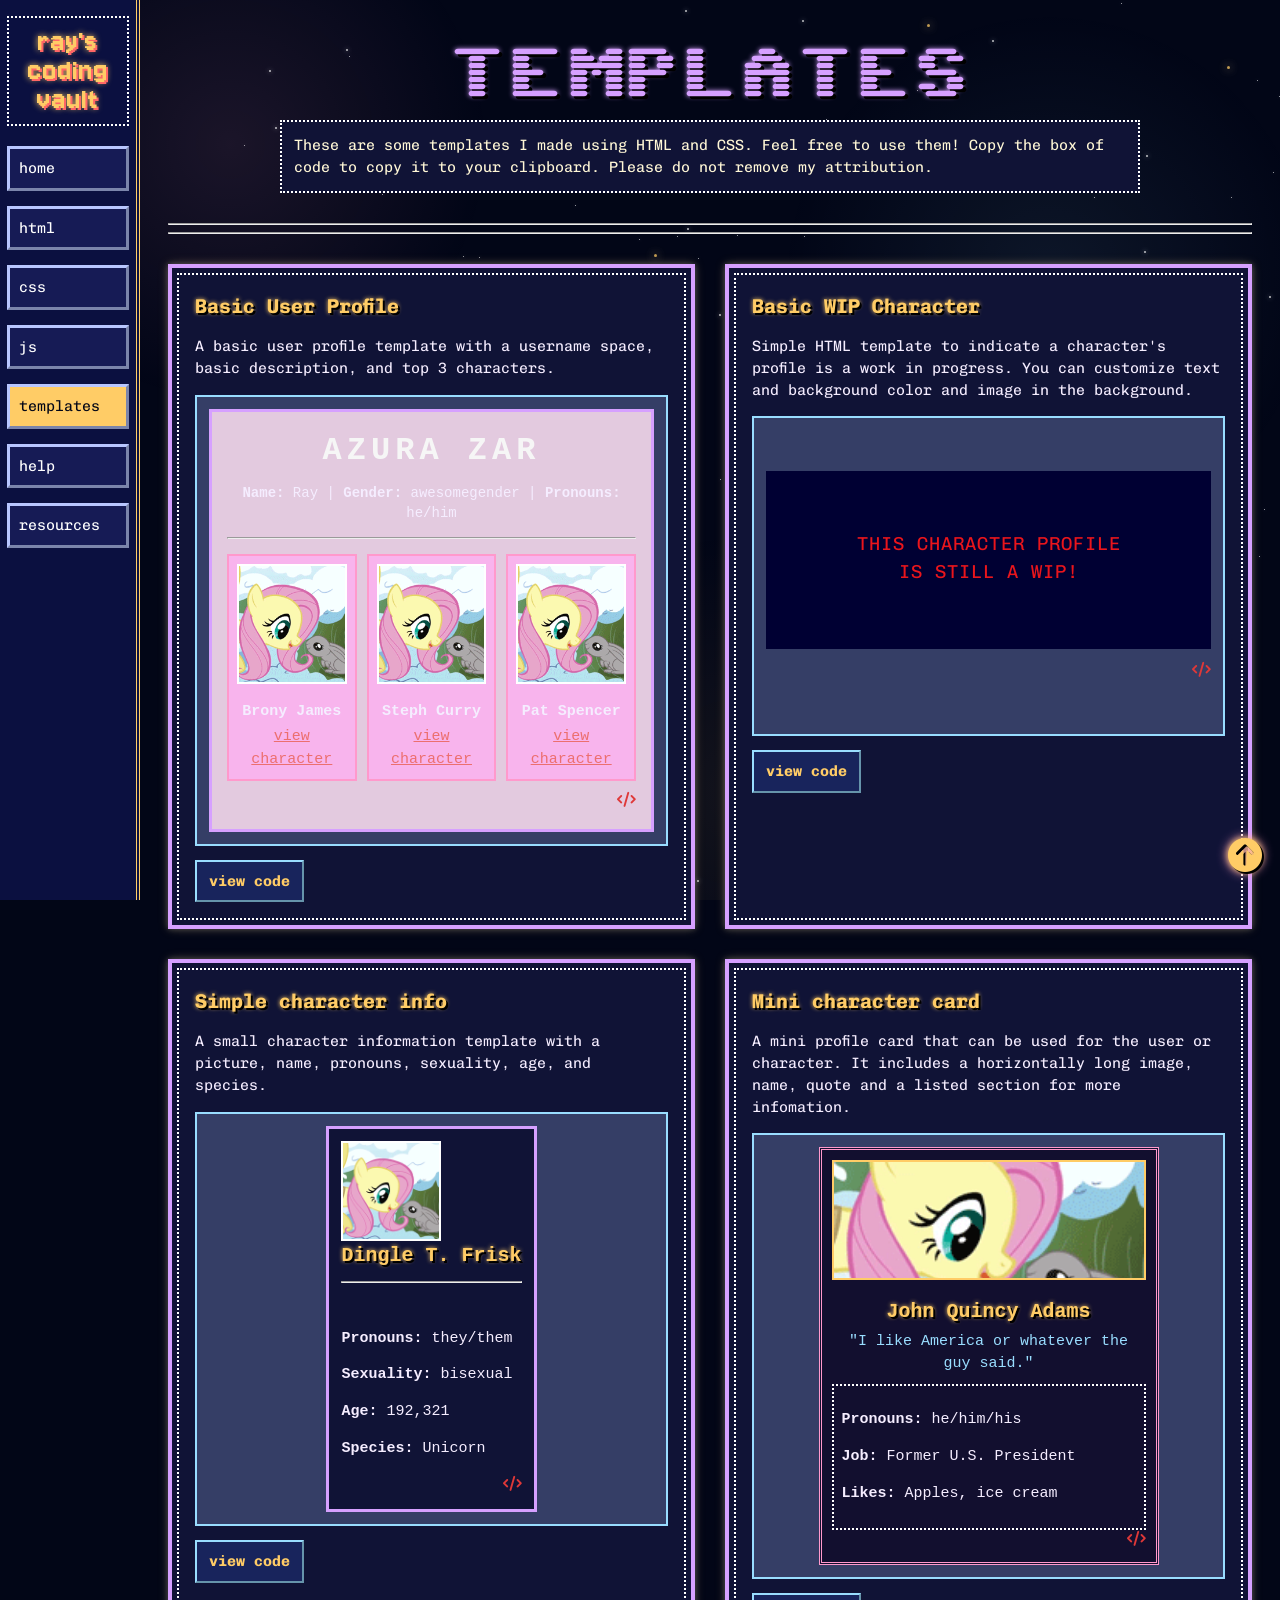
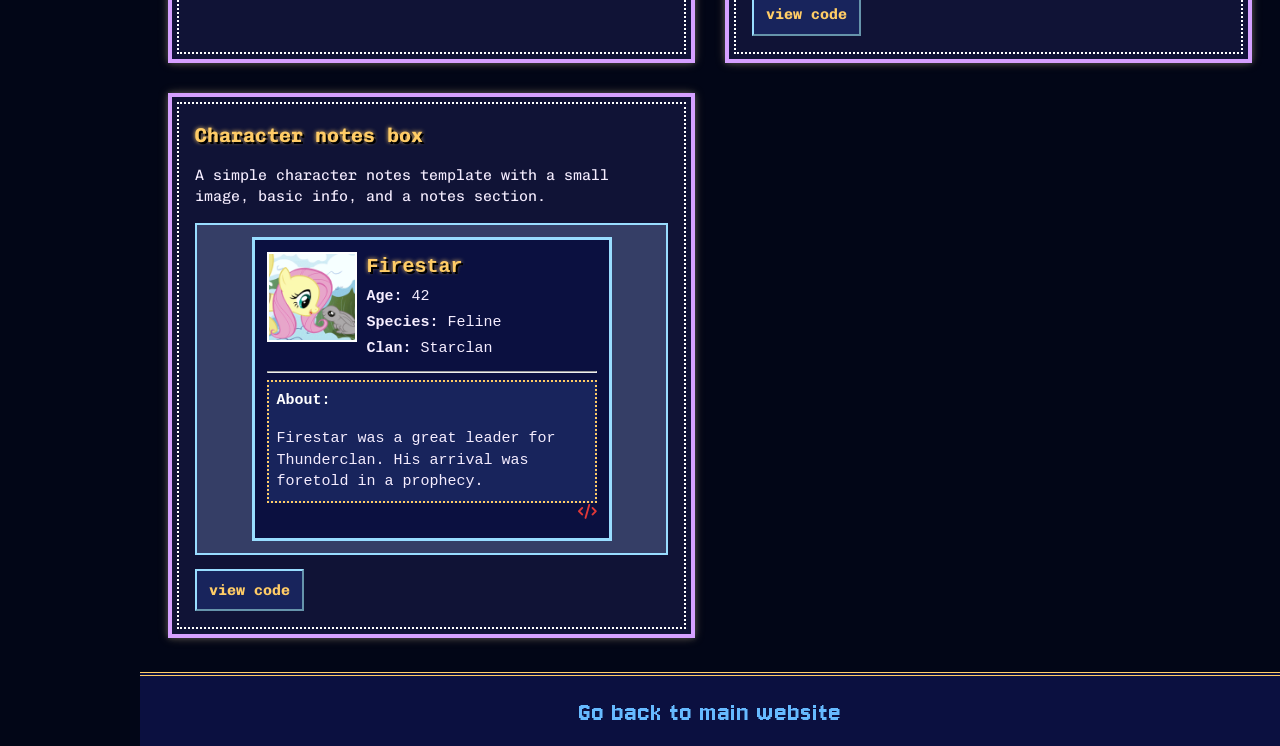
<file: templates.html>
<!DOCTYPE html>
<html lang="en">
<head>
  <meta charset="UTF-8">
  <meta name="viewport" content="width=device-width, initial-scale=1.0">

  <link rel="icon" href="assets/raylogo-32.png" type="image/png">
  <link rel="apple-touch-icon" href="assets/raylogo-180.png">

  <title>Ray's Coding Vault</title>

  <meta name="keywords" content="HTML, CSS, JavaScript, coding resources, beginner coding, website templates, Toyhouse coding, Neocities coding, art fight, af, th, nc, coding tips, web design, front-end development, coding tutorials, coding examples, code snippets, web resources">

  <meta property="og:title" content="Ray's Coding Vault">
  <meta property="og:description" content="A simple coding resource website for HTML, CSS, JS, templates, and web resources.">
  <meta property="og:image" content="assets/Screenshot 2026-05-08 at 1.49.26 AM.png">
  <meta property="og:url" content="https://hanabihenki.github.io/resources/index.html">
  <meta property="og:type" content="website">

  <meta name="twitter:card" content="summary_large_image">
  <meta name="twitter:title" content="Ray's Coding Vault">
  <meta name="twitter:description" content="A coding resource website for HTML, CSS, JS, templates, and web resources.">
  <meta name="twitter:image" content="assets/Screenshot 2026-05-08 at 1.49.26 AM.png">

  <link rel="stylesheet" href="style.css">
  <link rel="stylesheet" href="https://cdnjs.cloudflare.com/ajax/libs/font-awesome/6.5.1/css/all.min.css">

  <style>
    .sample-image {
      display: flex;
      justify-content: center;
      align-items: center;
      width: 100%;
      max-height: none;
      min-height: 320px;
      overflow: auto;
      object-fit: cover;
      border: 2px solid #99ddff;
      margin: 14px 0;
      background: #353e66;
      padding: 12px;
    }
  </style>
</head>

<body id="top">
  <aside class="side-nav">
    <div class="nav-title">Ray's<br>Coding<br>Vault</div>

    <nav>
      <a class="" href="index.html">home</a>
      <a class="" href="html.html">html</a>
      <a class="" href="css.html">css</a>
      <a class="" href="js.html">js</a>
      <a class="active" href="templates.html">templates</a>
            <a class="" href="help.html">help</a>

      <a class="" href="resources.html">resources</a>
    </nav>
  </aside>

  <div class="page-wrap">
    <main>
      <h1 class="page-title templates-title">templates</h1>

      <p class="intro">
        These are some templates I made using HTML and CSS. Feel free to use them! Copy the box of code to copy it to your clipboard. Please do not remove my attribution.
      </p>

      <hr><hr><br>

      <div class="card-grid">

        <article class="code-card templates">
          <div class="inner-border">
            <h2>Basic User Profile</h2>
            <p>A basic user profile template with a username space, basic description, and top 3 characters.</p>

            <div class="sample-image">
              <center>
                <div style="max-width: 600px; background: #e3cadf; color: white; border: 3px solid #d6a0ff; padding: 15px; font-family: monospace;">
                  <h1 style="font-size: 32px; font-weight: bold; letter-spacing: 5px; text-transform: uppercase; margin: 0; color: #f6f6f6;">
                    Azura Zar
                  </h1>

                  <p style="font-size: 14px; margin-top: 8px;">
                    <b>Name:</b> Ray | <b>Gender:</b> awesomegender | <b>Pronouns:</b> he/him
                  </p>

                  <hr>

                  <div style="display: grid; grid-template-columns: repeat(3, 1fr); gap: 10px; margin-top: 15px;">

                    <div style="background: #f8b4ed; border: 2px solid #ff99cc; padding: 8px;">
                      <img src="https://hanabihenki.github.io/resources/assets/HI7G.gif" alt="character image" style="width: 100%; height: 120px; object-fit: cover; border: 2px solid white;">
                      <p style="margin: 8px 0 4px;"><b>Brony James</b></p>
                      <a href="#" style="color: #ec6f6f;">view character</a>
                    </div>

                    <div style="background: #f8b4ed; border: 2px solid #ff99cc; padding: 8px;">
                      <img src="https://hanabihenki.github.io/resources/assets/HI7G.gif" alt="character image" style="width: 100%; height: 120px; object-fit: cover; border: 2px solid white;">
                      <p style="margin: 8px 0 4px;"><b>Steph Curry</b></p>
                      <a href="#" style="color: #ec6f6f;">view character</a>
                    </div>

                    <div style="background: #f8b4ed; border: 2px solid #ff99cc; padding: 8px;">
                      <img src="https://hanabihenki.github.io/resources/assets/HI7G.gif" alt="character image" style="width: 100%; height: 120px; object-fit: cover; border: 2px solid white;">
                      <p style="margin: 8px 0 4px;"><b>Pat Spencer</b></p>
                      <a href="#" style="color: #ec6f6f;">view character</a>
                    </div>

                  </div>

                  <div style="text-align: right; margin-top: 10px;">
                    <a href="https://hanabihenki.github.io/resources/index.html" style="color: #df3838;" title="Code by azurazar">
                      <i class="fa-solid fa-code"></i>
                    </a>
                  </div>
                </div>
              </center>
            </div>

            <details class="code-details">
              <summary>view code</summary>

              <button class="code-box" type="button">
                <span class="copy-note">click to copy</span>
                <pre><code>&lt;!--
Basic user profile template

Feel free to change the colors being used to better match your aesthetic.

  Colors used:
  #e3cadf = main background
  white = main text and image border
  #d6a0ff = purple outer border
  #f6f6f6 = title text
  #f8b4ed = character box 
  #ff99cc = pink character box border
  #ec6f6f = blue character link
  #df3838 = red credit icon

  Replace &quot;your_text_here&quot; with your own text.
  Replace &quot;Character_name&quot; with each character's name.
  Replace the image links with your own image links.
  Replace href=&quot;#&quot; with the link to your character page.
  Keep href=&quot;#&quot; if you do not want the link to go anywhere yet.
--&gt;
&lt;center&gt;
	&lt;!-- This is the main box for the whole template. --&gt;
	&lt;div style=&quot;max-width: 600px; background: #e3cadf; color: white; border: 3px solid #d6a0ff; padding: 15px; font-family: monospace;&quot;&gt;
		&lt;h1 style=&quot;font-size: 32px; font-weight: bold; letter-spacing: 5px; text-transform: uppercase; margin: 0; color: #f6f6f6;&quot;&gt;
			&lt;!-- Put your username here --&gt; Name
		&lt;/h1&gt;

		&lt;!-- Fill in your infomation here. --&gt;
		&lt;p style=&quot;font-size: 14px; margin-top: 8px;&quot;&gt;
			&lt;b&gt;Name:&lt;/b&gt; your_text_here | &lt;b&gt;Gender:&lt;/b&gt; your_text_here | &lt;b&gt;Pronouns:&lt;/b&gt; your_text_here
		&lt;/p&gt;

		&lt;hr&gt;

		&lt;!-- This grid holds the three character boxes. --&gt;
		&lt;div style=&quot;display: grid; grid-template-columns: repeat(3, 1fr); gap: 10px; margin-top: 15px;&quot;&gt;
		    
			&lt;!-- Character one starts here. --&gt;
			&lt;div style=&quot;background: #f8b4ed; border: 2px solid #ff99cc; padding: 8px;&quot;&gt;
				&lt;!-- Put character one's image link after src=&quot; --&gt;
				&lt;img src=&quot;https://hanabihenki.github.io/resources/assets/HI7G.gif&quot; alt=&quot;character image&quot; style=&quot;width: 100%; height: 120px; object-fit: cover; border: 2px solid white;&quot;&gt;

				&lt;!-- Put character one's name here. --&gt;
				&lt;p style=&quot;margin: 8px 0 4px;&quot;&gt;&lt;b&gt;Character_name&lt;/b&gt;&lt;/p&gt;

				&lt;!-- Put character one's page link in href. Keep # if you do not have a link yet. --&gt;
				&lt;a href=&quot;#&quot; style=&quot;color: #ec6f6f;&quot;&gt;view character&lt;/a&gt;
			&lt;/div&gt;
			&lt;!-- Character one ends here. --&gt;
			
			
			&lt;!-- Character two starts here. --&gt;
			&lt;div style=&quot;background: #f8b4ed; border: 2px solid #ff99cc; padding: 8px;&quot;&gt;
				&lt;!-- Put character two's image link in src. --&gt;
				&lt;img src=&quot;https://hanabihenki.github.io/resources/assets/HI7G.gif&quot; alt=&quot;character image&quot; style=&quot;width: 100%; height: 120px; object-fit: cover; border: 2px solid white;&quot;&gt;

				&lt;!-- Put character two's name here. --&gt;
				&lt;p style=&quot;margin: 8px 0 4px;&quot;&gt;&lt;b&gt;Character_name&lt;/b&gt;&lt;/p&gt;

				&lt;!-- Put character two's page link in href. Keep # if you do not have a link yet. --&gt;
				&lt;a href=&quot;#&quot; style=&quot;color: #ec6f6f;&quot;&gt;view character&lt;/a&gt;
			&lt;/div&gt;
			&lt;!-- Character two ends here. --&gt;
			
			
			&lt;!-- Character three starts here. --&gt;
			&lt;div style=&quot;background: #f8b4ed; border: 2px solid #ff99cc; padding: 8px;&quot;&gt;
				&lt;!-- Put character three's image link in src. --&gt;
				&lt;img src=&quot;https://hanabihenki.github.io/resources/assets/HI7G.gif&quot; alt=&quot;character image&quot; style=&quot;width: 100%; height: 120px; object-fit: cover; border: 2px solid white;&quot;&gt;

				&lt;!-- Put character three's name here. --&gt;
				&lt;p style=&quot;margin: 8px 0 4px;&quot;&gt;&lt;b&gt;Character_name&lt;/b&gt;&lt;/p&gt;

				&lt;!-- Put character three's page link in href. Keep # if you do not have a link yet. --&gt;
				&lt;a href=&quot;#&quot; style=&quot;color: #ec6f6f;&quot;&gt;view character&lt;/a&gt;
			&lt;/div&gt;
			&lt;!-- Character three ends here. --&gt;
			
		&lt;/div&gt;

		&lt;!-- Do not remove the credit below this line. --&gt;
		&lt;div style=&quot;text-align: right; margin-top: 10px;&quot;&gt;
			&lt;a href=&quot;https://hanabihenki.github.io/resources/index.html&quot; style=&quot;color: #df3838;&quot; title=&quot;Code by azurazar&quot;&gt;
				&lt;i class=&quot;fa-solid fa-code&quot;&gt;&lt;/i&gt;
			&lt;/a&gt;
		&lt;/div&gt;
	&lt;/div&gt;
&lt;/center&gt;</code></pre>
              </button>
            </details>
          </div>
        </article>
















        <article class="code-card templates">
          <div class="inner-border">
            <h2>Basic WIP Character</h2>
            <p>
              Simple HTML template to indicate a character's profile is a work in progress. You can customize text and background color and image in the background.
            </p>

            <div class="sample-image">
 <!--
Colors used, feel free to change the color to whatever you'd like.
background-color: #000033; 
text-color: #ea151c; 
-->


<div style="display: flex; justify-content: center;"> <div style="max-width: 600px; width: 100%;">
        
<!-- Replace URL_HERE with your image -->
        <div style="background-image: 
        
        url(https://wallpapers.com/images/hd/futuristic-city-street-cyberpunk-desktop-4qdbqn3kia3hpgtx.jpg); 
        
                    background-size: cover;background-position: center;background-color: #000033;padding: 10px;border: 0;">
            
<!-- Change the padding number from 30px to a higher number if you want the image to be bigger. -->

<div style="margin: 0 auto; max-width: 90%; padding: 30px;">
    
                    <div style="padding: 15px; background-color: #000033; border: 0;">  
                    <div style="text-align: center;  text-transform: uppercase; color: #ea151c;margin-bottom: 8px;margin-top: 4px;font-size: 1.25em; letter-spacing: 1px;">
                        
 <!-- Feel free to change the text below to whatevr you want. -->
                        This character profile is still a wip!
                        
                    </div> </div> </div></div>


<!-- Don't delete or change anything below this line-->
            <div style="text-align: right; margin-top: 10px;">
                <a href="https://hanabihenki.github.io/resources/index.html" style="color: #df3838; text-decoration: none;" title="Code by azurazar">
                    <i class="fa-solid fa-code"></i>
                </a>        </div>    </div>    </div>
            </div>

            <details class="code-details">
              <summary>view code</summary>

              <button class="code-box" type="button">
                <span class="copy-note">click to copy</span>
                <pre><code>
&lt;!--
Colors used, feel free to change the color to whatever you'd like.
background-color: #000033; 
text-color: #ea151c; 
--&gt;


&lt;div style=&quot;display: flex; justify-content: center;&quot;&gt; &lt;div style=&quot;max-width: 600px; width: 100%;&quot;&gt;
        
&lt;!-- Replace URL_HERE with your image --&gt;
        &lt;div style=&quot;background-image: 
        
        url(https://media0.giphy.com/media/v1.Y2lkPTc5MGI3NjExcmR2aDR0c2ozdjRoanU1aG93N2MzYXplamV4NHpqZWFlOThwdjlrMiZlcD12MV9pbnRlcm5hbF9naWZfYnlfaWQmY3Q9Zw/Z91qpcTGqUTcrlmWwI/giphy.gif); 
        
                    background-size: cover;background-position: center;background-color: #000033;padding: 10px;border: 0;&quot;&gt;
            
&lt;!-- Change the padding number from 30px to a higher number if you want the image to be bigger. --&gt;

&lt;div style=&quot;margin: 0 auto; max-width: 90%; padding: 30px;&quot;&gt;
    
                    &lt;div style=&quot;padding: 15px; background-color: #000033; border: 0;&quot;&gt;  
                    &lt;div style=&quot;text-align: center;  text-transform: uppercase; color: #ea151c;margin-bottom: 8px;margin-top: 4px;font-size: 1.25em; letter-spacing: 1px;&quot;&gt;
                        
 &lt;!-- Feel free to change the text below to whatevr you want. --&gt;
                        This character profile is still a wip!
                        
                    &lt;/div&gt; &lt;/div&gt; &lt;/div&gt;&lt;/div&gt;


&lt;!-- Don't delete or change anything below this line--&gt;
            &lt;div style=&quot;text-align: right; margin-top: 10px;&quot;&gt;
                &lt;a href=&quot;https://hanabihenki.github.io/resources/index.html&quot; style=&quot;color: #df3838; text-decoration: none;&quot; title=&quot;Code by azurazar&quot;&gt;
                    &lt;i class=&quot;fa-solid fa-code&quot;&gt;&lt;/i&gt;
                &lt;/a&gt;        &lt;/div&gt;    &lt;/div&gt;    &lt;/div&gt;

</code></pre>
              </button>
            </details>
          </div>
        </article>




































        <article class="code-card templates">
          <div class="inner-border">
            <h2>Simple character info</h2>
            <p>A small character information template with a picture, name, pronouns, sexuality, age, and species.</p>

            <div class="sample-image">
              <div style="max-width: 520px; background: #101336; color: white; border: 3px solid #d6a0ff; padding: 12px; font-family: monospace;">
                <img src="https://hanabihenki.github.io/resources/assets/HI7G.gif" alt="character image" style="width: 100px; height: 100px; object-fit: cover; border: 2px solid white; float: left; margin-right: 12px;">

                <h2 style="margin-top: 0; color: #ffcc66;">Dingle T. Frisk</h2>
                <hr>
                <br>

                <p><b>Pronouns:</b> they/them</p>
                <p><b>Sexuality:</b> bisexual</p>
                <p><b>Age:</b> 192,321</p>
                <p><b>Species:</b> Unicorn</p>

                <div style="clear: both;"></div>

                <div style="text-align: right;">
                  <a href="https://hanabihenki.github.io/resources/index.html" style="color: #df3838;" title="Code by azurazar">
                    <i class="fa-solid fa-code"></i>
                  </a>
                </div>
              </div>
            </div>

            <details class="code-details">
              <summary>view code</summary>

              <button class="code-box" type="button">
                <span class="copy-note">click to copy</span>
                <pre><code>&lt;!-- This is where the character profile starts --&gt;
&lt;!-- You're free to modify the colors and the pixel values to change the size of the box. Decreasing the padding will make the box smaller and text closer together. --&gt;

&lt;!-- This template uses 5 main colors:
    background: #101336;
    main text: white;
    border: #d6a0ff;
    title text: #ffcc66;
    credit icon: #df3838;
--&gt;

&lt;div style=&quot;
    max-width: 320px;
    background: #101336; 
    color: white;
    border: 3px solid #d6a0ff;
    padding: 12px;
    font-family: monospace;&quot;&gt;

  &lt;!-- Insert your character image link below. --&gt;
  &lt;img src=&quot;your_link_here&quot; alt=&quot;character image&quot;
    style=&quot;width: 100px; height: 100px; object-fit: cover; border: 2px solid white; float: left; margin-right: 12px;&quot;&gt;

  &lt;h2 style=&quot;margin-top: 0; color: #ffcc66;&quot;&gt;your_text_here&lt;/h2&gt;
  &lt;hr&gt;
  &lt;br&gt;&lt;br&gt;

  &lt;p&gt;&lt;b&gt;Pronouns:&lt;/b&gt; your_text_here&lt;/p&gt;
  &lt;p&gt;&lt;b&gt;Sexuality:&lt;/b&gt; your_text_here&lt;/p&gt;
  &lt;p&gt;&lt;b&gt;Age:&lt;/b&gt; your_text_here&lt;/p&gt;
  &lt;p&gt;&lt;b&gt;Species:&lt;/b&gt; your_text_here&lt;/p&gt;

  &lt;div style=&quot;clear: both;&quot;&gt;&lt;/div&gt;

  &lt;!-- Do not remove anything below this line --&gt;
&lt;div style=&quot;text-align: right;&quot;&gt;
  &lt;a href=&quot;https://hanabihenki.github.io/resources/index.html&quot; style=&quot;color: #df3838;&quot; title=&quot;Code by azurazar&quot;&gt;
    &lt;i class=&quot;fa-solid fa-code&quot;&gt;&lt;/i&gt;
  &lt;/a&gt;
&lt;/div&gt;

&lt;/div&gt;

&lt;!-- This is where the character profile ends --&gt;</code></pre>
              </button>
            </details>
          </div>
        </article>

        <article class="code-card templates">
          <div class="inner-border">
            <h2>Mini character card</h2>
            <p>A mini profile card that can be used for the user or character. It includes a horizontally long image, name, quote and a listed section for more infomation.</p>

            <div class="sample-image">
              <div style="max-width: 340px; background: #120f2f; color: #fff7d6; border: 3px double #ff99cc; padding: 10px; font-family: monospace;">
                <img src="https://hanabihenki.github.io/resources/assets/HI7G.gif" alt="character image" style="width: 100%; height: 120px; object-fit: cover; border: 2px solid #ffcc66; background: black;">

                <h2 style="color: #ffcc66; text-align: center; margin: 8px 0 4px;">John Quincy Adams</h2>

                <p style="text-align: center; color: #99ddff; margin: 0 0 10px;">
                  "I like America or whatever the guy said."
                </p>

                <div style="border: 2px dotted #ffffff; padding: 8px;">
                  <p><b>Pronouns:</b> he/him/his</p>
                  <p><b>Job:</b> Former U.S. President</p>
                  <p><b>Likes:</b> Apples, ice cream</p>
                </div>

                <div style="text-align: right;">
                  <a href="https://hanabihenki.github.io/resources/index.html" style="color: #df3838;" title="Code by azurazar">
                    <i class="fa-solid fa-code"></i>
                  </a>
                </div>
              </div>
            </div>

            <details class="code-details">
              <summary>view code</summary>

              <button class="code-box" type="button">
                <span class="copy-note">click to copy</span>
                <pre><code>&lt;!-- This is where the mini character card starts --&gt;
&lt;!-- You're free to modify the colors and the pixel values to change the size of the box. Decreasing the padding will make the box smaller and text closer together. --&gt;

&lt;!-- This template uses 7 main colors:
    background: #120f2f;
    main text: #fff7d6;
    border: #ff99cc;
    image border: #ffcc66;
    title text: #ffcc66;
    quote text: #99ddff;
    inner dotted border: #ffffff;
--&gt;

&lt;div style=&quot;
    max-width: 340px;
    background: #120f2f;
    color: #fff7d6;
    border: 3px double #ff99cc;
    padding: 10px;
    font-family: monospace;&quot;&gt;

  &lt;!-- Insert your character image link below. This image is wide and short. --&gt;
  &lt;img src=&quot;your_link_here&quot; alt=&quot;character image&quot;
    style=&quot;width: 100%; height: 120px; object-fit: cover; border: 2px solid #ffcc66; background: black;&quot;&gt;

  &lt;h2 style=&quot;color: #ffcc66; text-align: center; margin: 8px 0 4px;&quot;&gt;
    your_text_here
  &lt;/h2&gt;

  &lt;!-- Insert a quote or short description below. --&gt;
  &lt;p style=&quot;text-align: center; color: #99ddff; margin: 0 0 10px;&quot;&gt;
    &quot;your_text_here&quot;
  &lt;/p&gt;

  &lt;!-- Replace the labels and text below with your own character information. --&gt;
  &lt;div style=&quot;border: 2px dotted #ffffff; padding: 8px;&quot;&gt;
    &lt;p&gt;&lt;b&gt;Pronouns:&lt;/b&gt; your_text_here&lt;/p&gt;
    &lt;p&gt;&lt;b&gt;Role:&lt;/b&gt; your_text_here&lt;/p&gt;
    &lt;p&gt;&lt;b&gt;Likes:&lt;/b&gt; your_text_here&lt;/p&gt;
  &lt;/div&gt;

  &lt;!-- Do not remove anything below this line --&gt;
&lt;div style=&quot;text-align: right;&quot;&gt;
  &lt;a href=&quot;https://hanabihenki.github.io/resources/index.html&quot; style=&quot;color: #df3838;&quot; title=&quot;Code by azurazar&quot;&gt;
    &lt;i class=&quot;fa-solid fa-code&quot;&gt;&lt;/i&gt;
  &lt;/a&gt;
&lt;/div&gt;

&lt;/div&gt;

&lt;!-- This is where the mini character card ends --&gt;</code></pre>
              </button>
            </details>
          </div>
        </article>

        <article class="code-card templates">
          <div class="inner-border">
            <h2>Character notes box</h2>
            <p>A simple character notes template with a small image, basic info, and a notes section.</p>

            <div class="sample-image">
              <div style="max-width: 360px; background: #0b1040; color: white; border: 3px solid #99ddff; padding: 12px; font-family: monospace;">
                <div style="display: flex; gap: 10px;">
                  <img src="https://hanabihenki.github.io/resources/assets/HI7G.gif" alt="character image" style="width: 90px; height: 90px; object-fit: cover; border: 2px solid white; background: black;">

                  <div style="width: 100%;">
                    <h2 style="color: #ffcc66; margin: 0;">Firestar</h2>
                    <p style="margin: 4px 0;"><b>Age:</b> 42</p>
                    <p style="margin: 4px 0;"><b>Species:</b> Feline</p>
                    <p style="margin: 4px 0;"><b>Clan:</b> Starclan</p>
                  </div>
                </div>

                <hr>

                <div style="background: #18245c; border: 2px dotted #ffcc66; padding: 8px;">
                  <b>About:</b>
                  <p style="margin-bottom: 0;">Firestar was a great leader for Thunderclan. His arrival was foretold in a prophecy.</p>
                </div>

                <div style="text-align: right;">
                  <a href="https://hanabihenki.github.io/resources/index.html" style="color: #df3838;" title="Code by azurazar">
                    <i class="fa-solid fa-code"></i>
                  </a>
                </div>
              </div>
            </div>

            <details class="code-details">
              <summary>view code</summary>

              <button class="code-box" type="button">
                <span class="copy-note">click to copy</span>
                <pre><code>&lt;!-- This is where the character notes box starts --&gt;
&lt;!-- You're free to modify the colors and the pixel values to change the size of the box. Decreasing the padding will make the box smaller and text closer together. --&gt;

&lt;!-- This template uses 7 main colors:
    background: #0b1040;
    main text: white;
    main border: #99ddff;
    title text: #ffcc66;
    image border: white;
    notes box background: #18245c;
    notes box dotted border: #ffcc66;
--&gt;

&lt;div style=&quot;
    max-width: 360px;
    background: #0b1040;
    color: white;
    border: 3px solid #99ddff;
    padding: 12px;
    font-family: monospace;&quot;&gt;

  &lt;div style=&quot;display: flex; gap: 10px;&quot;&gt;

    &lt;!-- Insert your character image link below. This image is a small square icon. --&gt;
    &lt;img src=&quot;your_link_here&quot; alt=&quot;character image&quot;
      style=&quot;width: 90px; height: 90px; object-fit: cover; border: 2px solid white; background: black;&quot;&gt;

    &lt;!-- Fill in the character name and basic info below. --&gt;
    &lt;div style=&quot;width: 100%;&quot;&gt;
      &lt;h2 style=&quot;color: #ffcc66; margin: 0;&quot;&gt;your_text_here&lt;/h2&gt;
      &lt;p style=&quot;margin: 4px 0;&quot;&gt;&lt;b&gt;Age:&lt;/b&gt; your_text_here&lt;/p&gt;
      &lt;p style=&quot;margin: 4px 0;&quot;&gt;&lt;b&gt;Species:&lt;/b&gt; your_text_here&lt;/p&gt;
      &lt;p style=&quot;margin: 4px 0;&quot;&gt;&lt;b&gt;Theme:&lt;/b&gt; your_text_here&lt;/p&gt;
    &lt;/div&gt;

  &lt;/div&gt;

  &lt;hr&gt;

  &lt;!-- Fill in your own infomation below. --&gt;
  &lt;div style=&quot;background: #18245c; border: 2px dotted #ffcc66; padding: 8px;&quot;&gt;
    &lt;b&gt;About:&lt;/b&gt;
    &lt;p style=&quot;margin-bottom: 0;&quot;&gt;
      your_text_here
    &lt;/p&gt;
  &lt;/div&gt;

  &lt;!-- Do not remove anything below this line --&gt;
&lt;div style=&quot;text-align: right;&quot;&gt;
  &lt;a href=&quot;https://hanabihenki.github.io/resources/index.html&quot; style=&quot;color: #df3838;&quot; title=&quot;Code by azurazar&quot;&gt;
    &lt;i class=&quot;fa-solid fa-code&quot;&gt;&lt;/i&gt;
  &lt;/a&gt;
&lt;/div&gt;

&lt;/div&gt;

&lt;!-- This is where the character notes box ends --&gt;</code></pre>
              </button>
            </details>
          </div>
        </article>

      </div>
    </main>

    <footer>
      <a href="https://hanabihenki.github.io/site/index.html">Go back to main website</a>
    </footer>
  </div>

  <a class="back-to-top" href="#top" title="Back to top">
    <i class="fa-solid fa-circle-arrow-up"></i>
  </a>

  <script src="script.js"></script>
</body>
</html>
</file>
<file: style.css>
@import url('https://fonts.googleapis.com/css2?family=Chivo+Mono:wght@400;500;700&family=Jersey+10&family=Sixtyfour&display=swap');

* {
  box-sizing: border-box;
}

html,
body {
  margin: 0;
  min-height: 100%;
  width: 100%;
  max-width: 100%;
  overflow-x: hidden;
  background: #020617;
}

html {
  background: #020617;
}

body {
  background: #020617;
  color: #fff7d6;
  font-family: "Chivo Mono", "Courier New", Courier, monospace;
  font-size: 15px;
  line-height: 1.5;
  cursor: url("data:image/svg+xml,%3Csvg xmlns='http://www.w3.org/2000/svg' width='28' height='28' viewBox='0 0 28 28'%3E%3Cpath fill='%23ffcc66' stroke='%23000' d='M14 1l3.6 8.4 9.1.8-6.9 6 2.1 8.9-7.9-4.7-7.9 4.7 2.1-8.9-6.9-6 9.1-.8z'/%3E%3C/svg%3E") 14 14, auto;
}

body::before {
  content: "";
  position: fixed;
  inset: 0;
  pointer-events: none;
  background:
    radial-gradient(circle at 18% 16%, rgba(255, 153, 204, 0.10), transparent 20%),
    radial-gradient(circle at 82% 31%, rgba(153, 221, 255, 0.08), transparent 22%),
    radial-gradient(circle at 58% 88%, rgba(255, 204, 102, 0.07), transparent 24%);
  z-index: 0;
}

#star-field {
  position: fixed;
  inset: 0;
  pointer-events: none;
  overflow: hidden;
  z-index: 0;
}

.star {
  position: absolute;
  width: var(--star-size, 2px);
  height: var(--star-size, 2px);
  background: #ffffff;
  border-radius: 50%;
  opacity: 0.75;
  box-shadow: 0 0 5px #ffffff;
  animation: star-flicker var(--star-speed, 2.5s) ease-in-out infinite alternate;
  animation-delay: var(--star-delay, 0s);
}

.star.big-star {
  background: #ffcc66;
  box-shadow: 0 0 8px #ffcc66, 0 0 14px #ffffff;
}

@keyframes star-flicker {
  0% { opacity: 0.12; transform: scale(0.7); }
  35% { opacity: 0.95; transform: scale(1.2); }
  65% { opacity: 0.38; transform: scale(0.92); }
  100% { opacity: 0.78; transform: scale(1.05); }
}

a,
button {
  cursor: url("data:image/svg+xml,%3Csvg xmlns='http://www.w3.org/2000/svg' width='28' height='28' viewBox='0 0 28 28'%3E%3Cpath fill='%23ff99cc' stroke='%23000' d='M14 1l3.6 8.4 9.1.8-6.9 6 2.1 8.9-7.9-4.7-7.9 4.7 2.1-8.9-6.9-6 9.1-.8z'/%3E%3C/svg%3E") 14 14, pointer;
}

.side-nav {
  width: 140px;
  min-height: 100vh;
  position: fixed;
  left: 0;
  top: 0;
  background: #0b1040;
  border-right: 4px double #ffcc66;
  padding: 8px 7px;
  text-transform: lowercase;
  z-index: 3;
  max-width: 100%;
}

.nav-title {
  color: #ffcc66;
  font-family: "Jersey 10", "Chivo Mono", "Courier New", monospace;
  font-size: 32px;
  font-weight: normal;
  text-align: center;
  text-shadow: #ff6666 2px 2px, #ffcc66 0 0 6px;
  margin: 8px 0 20px;
  border: 2px dotted #ffffff;
  padding: 10px;
  line-height: 0.9;
  letter-spacing: 1px;
}

.side-nav a {
  display: block;
  color: #ffffff;
  background: #161b55;
  border: 3px outset #b8c6ff;
  padding: 8px 9px;
  margin-bottom: 15px;
  text-decoration: none;
}

.side-nav a:hover,
.side-nav a.active {
  color: #020617;
  background: #ffcc66;
}

.page-wrap {
  position: relative;
  z-index: 1;
  margin-left: 140px;
  width: calc(100% - 140px);
  max-width: calc(100% - 140px);
  min-height: 100vh;
  display: flex;
  flex-direction: column;
  overflow-x: hidden;
}

main {
  flex: 1;
  padding: 34px 28px;
  width: 100%;
  max-width: 100%;
  overflow-x: hidden;
}

.welcome-box {
  max-width: 760px;
  margin: 80px auto 34px;
  text-align: center;
  background: #101336;
  border: 4px solid #ff99cc;
  padding: 20px;
  box-shadow:
    8px 8px 0 #000000,
    0 0 8px rgba(255, 153, 204, 0.45);
  animation: border-glow 5s linear infinite;
}

.welcome-box h1 {
  font-family: "Sixtyfour", "Chivo Mono", "Courier New", monospace;
  font-size: 44px;
  margin: 10px 0;
  color: #ffcc66;
  line-height: 1.15;
  letter-spacing: 1px;
  text-shadow: #ff6666 2px 2px, #ffcc66 0 0 6px;
}

.subtitle {
  color: #d9e2ff;
  margin-bottom: 20px;
}

.home-buttons {
  display: flex;
  justify-content: center;
  flex-wrap: wrap;
  gap: 12px;
}

.home-buttons a,
.resource-bar {
  color: #000000;
  background: #ffcc66;
  border: 3px outset #ffffff;
  padding: 10px 16px;
  text-decoration: none;
  font-weight: bold;
}

.home-buttons a {
  position: relative;
  overflow: hidden;
  transition: transform 0.18s ease, background-color 0.18s ease, box-shadow 0.18s ease;
}

.home-buttons a::before {
  content: "★";
  position: absolute;
  left: -18px;
  top: 50%;
  color: #ffffff;
  text-shadow: 0 0 6px #ffffff;
  transform: translateY(-50%);
}

.home-buttons a:hover,
.home-buttons a:focus-visible {
  background: #ff99cc;
  transform: translateY(-4px) rotate(-2deg);
  box-shadow: 4px 4px 0 #000000, 0 0 12px #ffcc66;
}

.resource-bar {
  display: block;
  max-width: 760px;
  margin: 0 auto;
  text-align: center;
  background: #99ddff;
}

.resource-bar:hover,
.resource-bar:focus-visible {
  background: #ffcc66;
  outline: 2px dotted #ffffff;
  outline-offset: 4px;
}

.page-title {
  font-family: "Sixtyfour", "Chivo Mono", "Courier New", monospace;
  text-align: center;
  font-size: 56px;
  margin: 12px auto;
  letter-spacing: 2px;
  text-transform: uppercase;
  text-shadow:
    3px 3px #000000,
    0 0 5px currentColor;
  line-height: 1.1;
  max-width: 100%;
  overflow-wrap: break-word;
}

.html-title { color: #ff9966; }
.css-title { color: #99ddff; }
.js-title { color: #fff066; }
.templates-title { color: #d6a0ff; }
.resources-title { color: #99ffcc; }

.intro {
  max-width: 860px;
  margin: 0 auto 30px;
  background: #101336;
  border: 2px dotted #ffffff;
  padding: 12px;
  line-height: 1.5;
  overflow-wrap: break-word;
}

.card-grid {
  display: grid;
  grid-template-columns: 1fr;
  gap: 28px;
  width: 100%;
  max-width: 100%;
}

@media (min-width: 701px) {
  .card-grid {
    grid-template-columns: repeat(2, minmax(0, 1fr));
    gap: 30px;
  }
}

@media (min-width: 1400px) {
  .card-grid {
    grid-template-columns: repeat(3, minmax(0, 1fr));
    gap: 32px;
  }
}

.code-card {
  background: #101336;
  border: 4px solid #ffffff;
  padding: 5px;
  max-width: 100%;
  box-shadow:
    0 0 6px rgba(255, 255, 255, 0.22),
    0 0 10px rgba(255, 204, 102, 0.22);
  animation: border-glow 5s linear infinite;
}

@keyframes border-glow {
  0% {
    box-shadow:
      0 0 5px rgba(255, 153, 204, 0.45),
      0 0 10px rgba(255, 153, 204, 0.22);
  }
  25% {
    box-shadow:
      0 0 5px rgba(255, 204, 102, 0.45),
      0 0 10px rgba(255, 204, 102, 0.22);
  }
  50% {
    box-shadow:
      0 0 5px rgba(153, 221, 255, 0.45),
      0 0 10px rgba(153, 221, 255, 0.22);
  }
  75% {
    box-shadow:
      0 0 5px rgba(214, 160, 255, 0.45),
      0 0 10px rgba(214, 160, 255, 0.22);
  }
  100% {
    box-shadow:
      0 0 5px rgba(255, 153, 204, 0.45),
      0 0 10px rgba(255, 153, 204, 0.22);
  }
}

.code-card.html { border-color: #ff9966; }
.code-card.css { border-color: #99ddff; }
.code-card.js { border-color: #fff066; }
.code-card.templates { border-color: #d6a0ff; }

.inner-border {
  min-height: 100%;
  border: 2px dotted #ffffff;
  padding: 16px;
  max-width: 100%;
}

.code-card h2 {
  text-align: left;
  margin: 0 0 10px;
  font-size: 20px;
  color: #ffcc66;
  text-shadow:
    2px 2px #000000,
    0 0 4px #ffcc66;
}

.code-card p {
  color: #f5edff;
  line-height: 1.45;
}

.sample-image {
  display: block;
  width: 100%;
  max-width: 100%;
  max-height: 220px;
  overflow: auto;
  object-fit: cover;
  border: 2px solid #99ddff;
  margin: 14px 0;
  background: #353e66;
  padding: 12px;
}

.code-box {
  display: block;
  width: 100%;
  max-width: 100%;
  text-align: left;
  color: #d6ffd6;
  background: #020617;
  border: 2px inset #99ddff;
  padding: 10px;
  margin-top: 14px;
  font-family: "Courier New", Courier, monospace;
  overflow-x: auto;
}

.code-box:hover,
.code-box:focus-visible {
  outline: 2px dotted #ffcc66;
  outline-offset: 3px;
}

.copy-note {
  display: block;
  color: #ffcc66;
  font-size: 12px;
  margin-bottom: 6px;
  font-family: "Chivo Mono", "Courier New", Courier, monospace;
}

pre,
code {
  white-space: pre-wrap;
  word-break: break-word;
  overflow-wrap: anywhere;
  margin: 0;
  font-size: 13px;
  max-width: 100%;
}

img {
  max-width: 100%;
  height: auto;
}

.resource-list {
  max-width: 900px;
  margin: 0 auto;
  width: 100%;
}

.resource-box {
  background: #101336;
  border: 3px solid #99ffcc;
  margin-bottom: 14px;
  padding: 12px;
  max-width: 100%;
  overflow-wrap: break-word;
}

.resource-box h2 {
  margin: 0 0 8px;
  color: #ffcc66;
  text-transform: lowercase;
}

.resource-box a {
  color: #99ddff;
  overflow-wrap: anywhere;
}

.resource-box a:hover {
  background: #ffcc66;
  color: #000000;
}

footer {
  margin-top: auto;
  text-align: center;
  padding: 16px;
  background: #0b1040;
  border-top: 4px double #ffcc66;
  margin-left: 0;
  width: 100%;
  max-width: 100%;
  font-family: "Jersey 10", "Chivo Mono", "Courier New", monospace;
  font-size: 28px;
  letter-spacing: 1px;
}

footer a {
  color: #66baff;
  font-weight: normal;
  text-decoration: none;
}

footer a:hover {
  color: #ffcc66;
  text-decoration: underline;
}

/* link colors when using a href tag in the html */

.inline-links {
  color: #99ddff;
}

.inline-links:visited {
  color: #d6a0ff;
}

.inline-links:hover {
  color: #ffcc66;
  background: #0b1040;
}

.inline-links:active {
  color: #ff99cc;
}

.code-details {
  margin-top: 14px;
}

.code-details summary {
  display: inline-block;
  background: #18245c;
  color: #ffcc66;
  border: 2px outset #99ddff;
  padding: 8px 12px;
  font-weight: bold;
  cursor: pointer;
}

.code-details summary:hover {
  background: #24327a;
  color: #ffffff;
}

.code-details .code-box {
  margin-top: 10px;
}

.resource-jump-buttons {
  max-width: 900px;
  margin: 0 auto 24px;
  text-align: center;
  background: #101336;
  border: 2px dotted #ffcc66;
  padding: 12px;
  overflow-wrap: break-word;
}

.resource-jump-buttons a {
  display: inline-block;
  color: #020617;
  background: #99ddff;
  border: 3px outset #ffffff;
  padding: 8px 10px;
  margin: 4px;
  text-decoration: none;
  font-weight: bold;
  transition: transform 0.18s ease, background-color 0.18s ease, box-shadow 0.18s ease;
}

.resource-jump-buttons a:hover,
.resource-jump-buttons a:focus-visible {
  background: #ff99cc;
  color: #000000;
  transform: translateY(-4px) rotate(-2deg);
  box-shadow: 4px 4px 0 #000000, 0 0 12px #ffcc66;
}

.back-to-top {
  position: fixed;
  right: 18px;
  bottom: 18px;
  z-index: 10;
  color: #ffcc66;
  background: none;
  border: none;
  padding: 0;
  font-size: 34px;
  text-decoration: none;
  text-shadow:
    2px 2px #000000,
    0 0 6px #ffcc66,
    0 0 12px #ff99cc;
  transition: transform 0.18s ease, color 0.18s ease, text-shadow 0.18s ease;
}

.back-to-top:hover,
.back-to-top:focus-visible {
  color: #ff99cc;
  background: none;
  transform: translateY(-4px) rotate(-8deg);
  text-shadow:
    2px 2px #000000,
    0 0 8px #ff99cc,
    0 0 14px #ffcc66;
}

.help-box {
  border-color: #ff99cc;
}

.help-box h2,
.help-box h3 {
  color: #ffcc66;
  text-shadow:
    2px 2px #000000,
    0 0 4px #ffcc66;
}

.help-mini-box {
  background: #0b1040;
  border: 2px dotted #ff99cc;
  padding: 14px;
}

@media (max-width: 700px) {
  body {
    font-size: 14px;
    overflow-x: hidden;
  }

  body::before {
    width: 100%;
    max-width: 100%;
  }

  .side-nav {
    position: static;
    width: 100%;
    min-height: auto;
    border-right: 0;
    border-bottom: 4px double #ffcc66;
  }

  .nav-title {
    margin: 4px 0 12px;
  }

  .side-nav nav {
    display: grid;
    grid-template-columns: 1fr 1fr 1fr;
    gap: 4px;
  }

  .side-nav a {
    margin-bottom: 0;
    text-align: center;
    padding: 7px 8px;
  }

  .page-wrap {
    margin-left: 0;
    width: 100%;
    max-width: 100%;
    overflow-x: hidden;
  }

  main {
    padding: 22px 12px;
    width: 100%;
    max-width: 100%;
    overflow-x: hidden;
  }

  footer {
    margin-left: 0;
    width: 100%;
    max-width: 100%;
  }

  .welcome-box {
    margin: 28px auto 22px;
    padding: 14px;
    box-shadow:
      5px 5px 0 #000000,
      0 0 7px rgba(255, 153, 204, 0.35);
  }

  .welcome-box h1,
  .page-title {
    font-size: 31px;
  }

  .home-buttons {
    display: grid;
    grid-template-columns: 1fr;
  }

  .home-buttons a,
  .resource-bar {
    width: 100%;
    display: block;
  }

  .card-grid {
    grid-template-columns: 1fr;
    gap: 22px;
  }

  .sample-image {
    max-height: 260px;
  }

  .resource-jump-buttons a:hover,
  .resource-jump-buttons a:focus-visible,
  .home-buttons a:hover,
  .home-buttons a:focus-visible {
    transform: none;
  }
}

@media (max-width: 390px) {
  .side-nav nav {
    grid-template-columns: 1fr;
  }

  .welcome-box h1,
  .page-title {
    font-size: 26px;
  }
}

@media (prefers-reduced-motion: reduce) {
  .star,
  .home-buttons a,
  .home-buttons a::before,
  .welcome-box,
  .code-card {
    animation: none !important;
    transition: none !important;
  }
}
</file>
